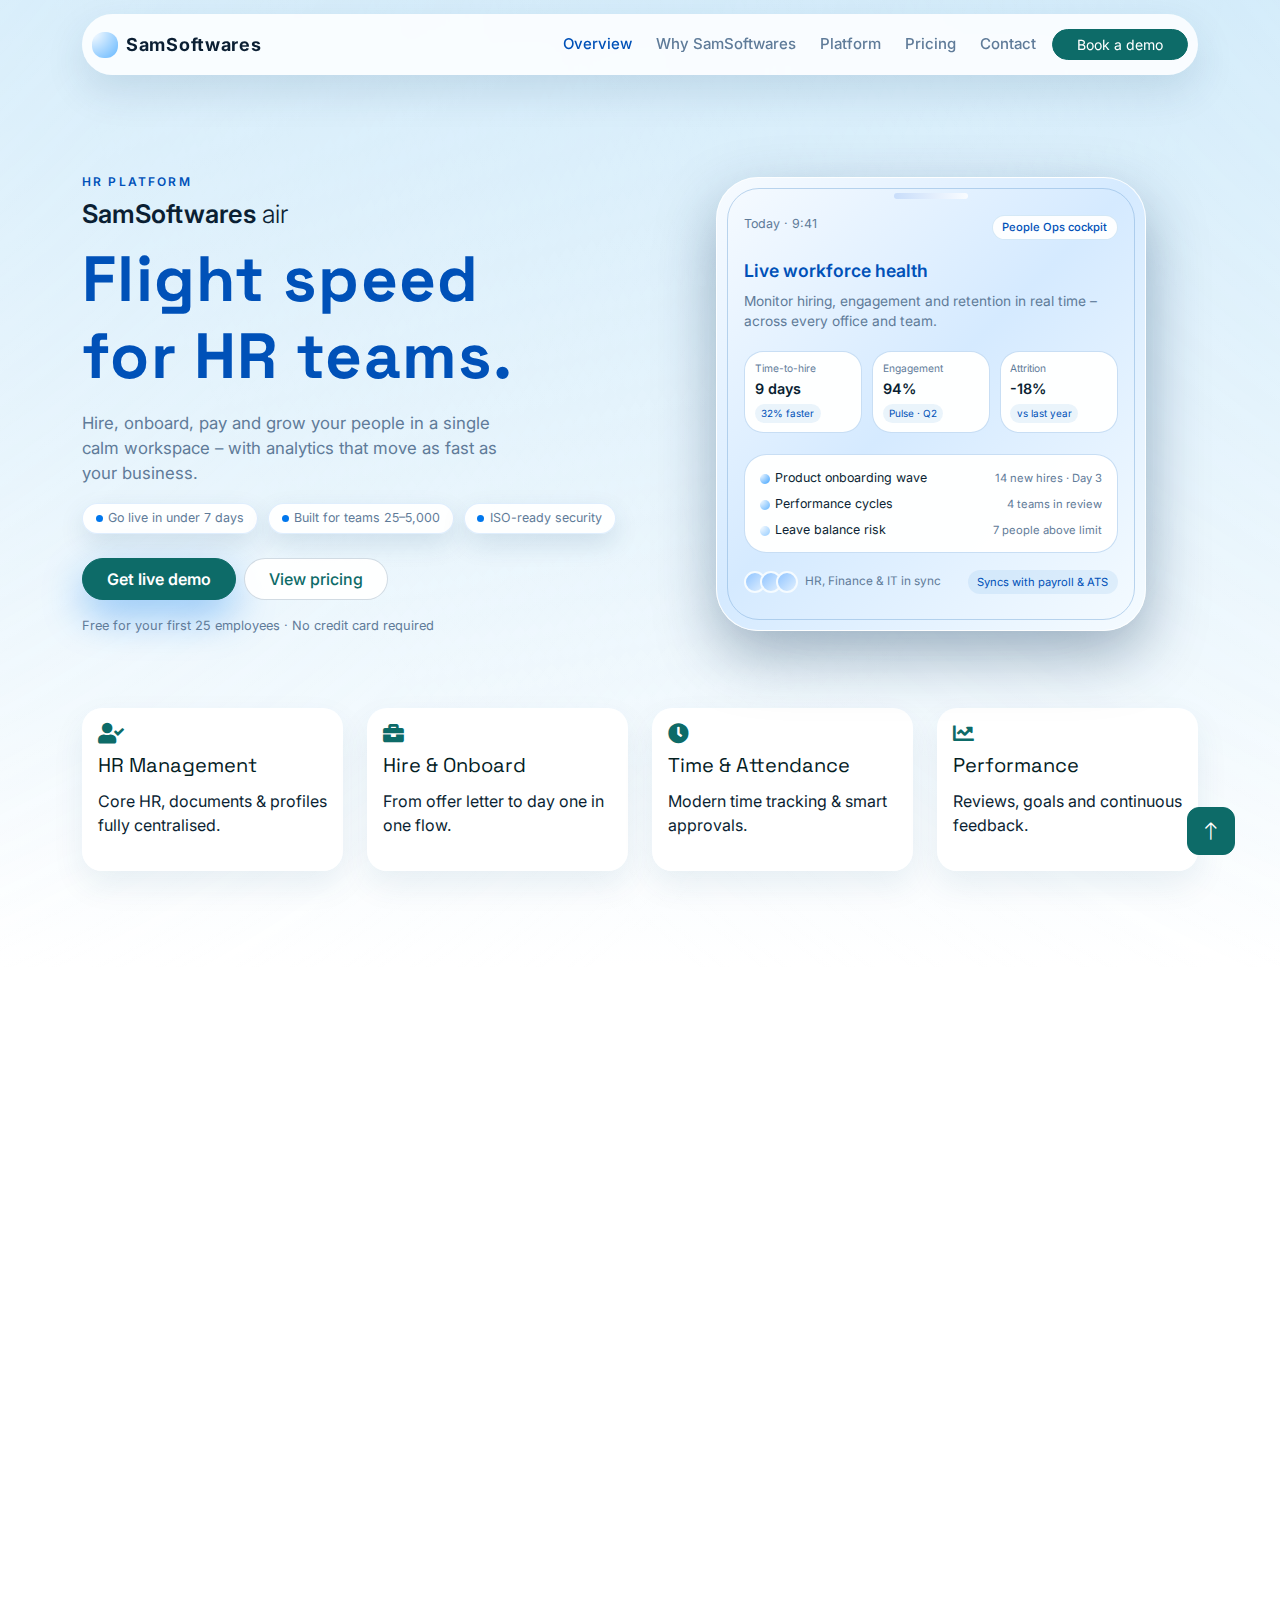
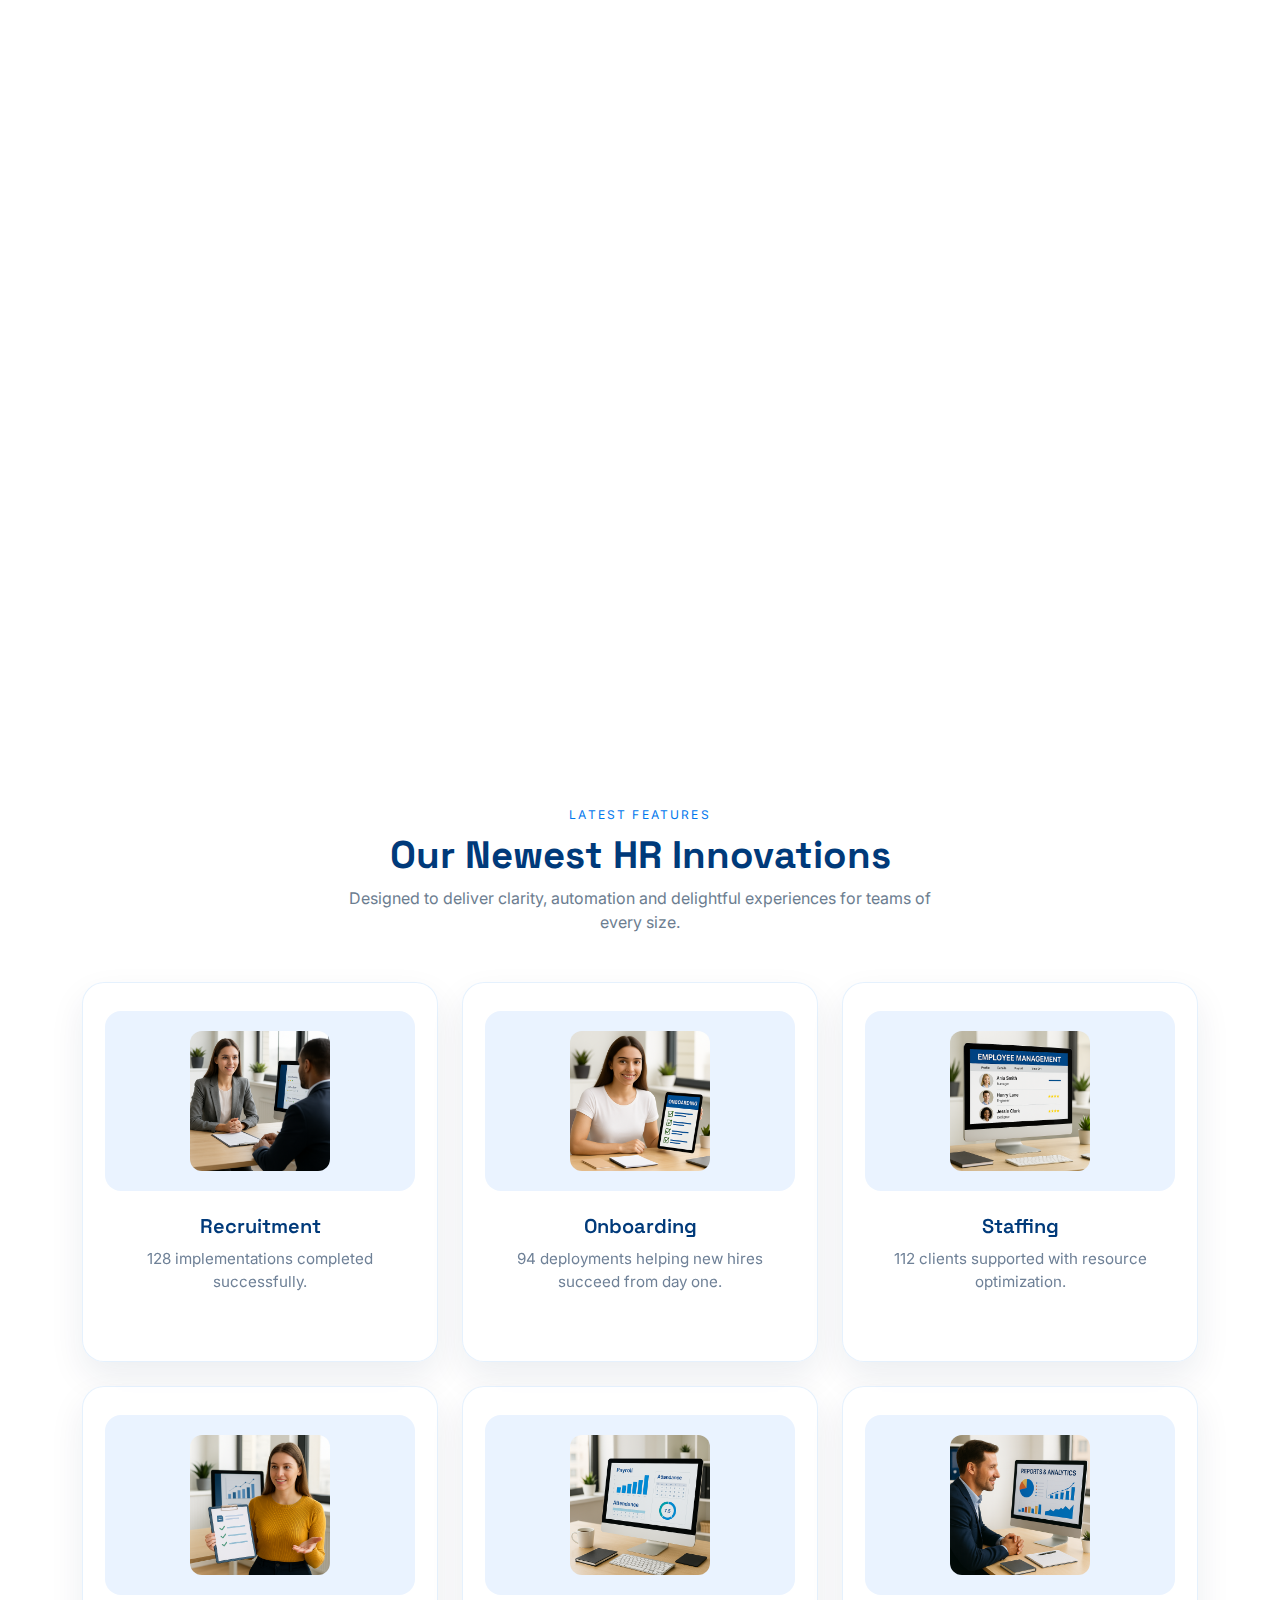
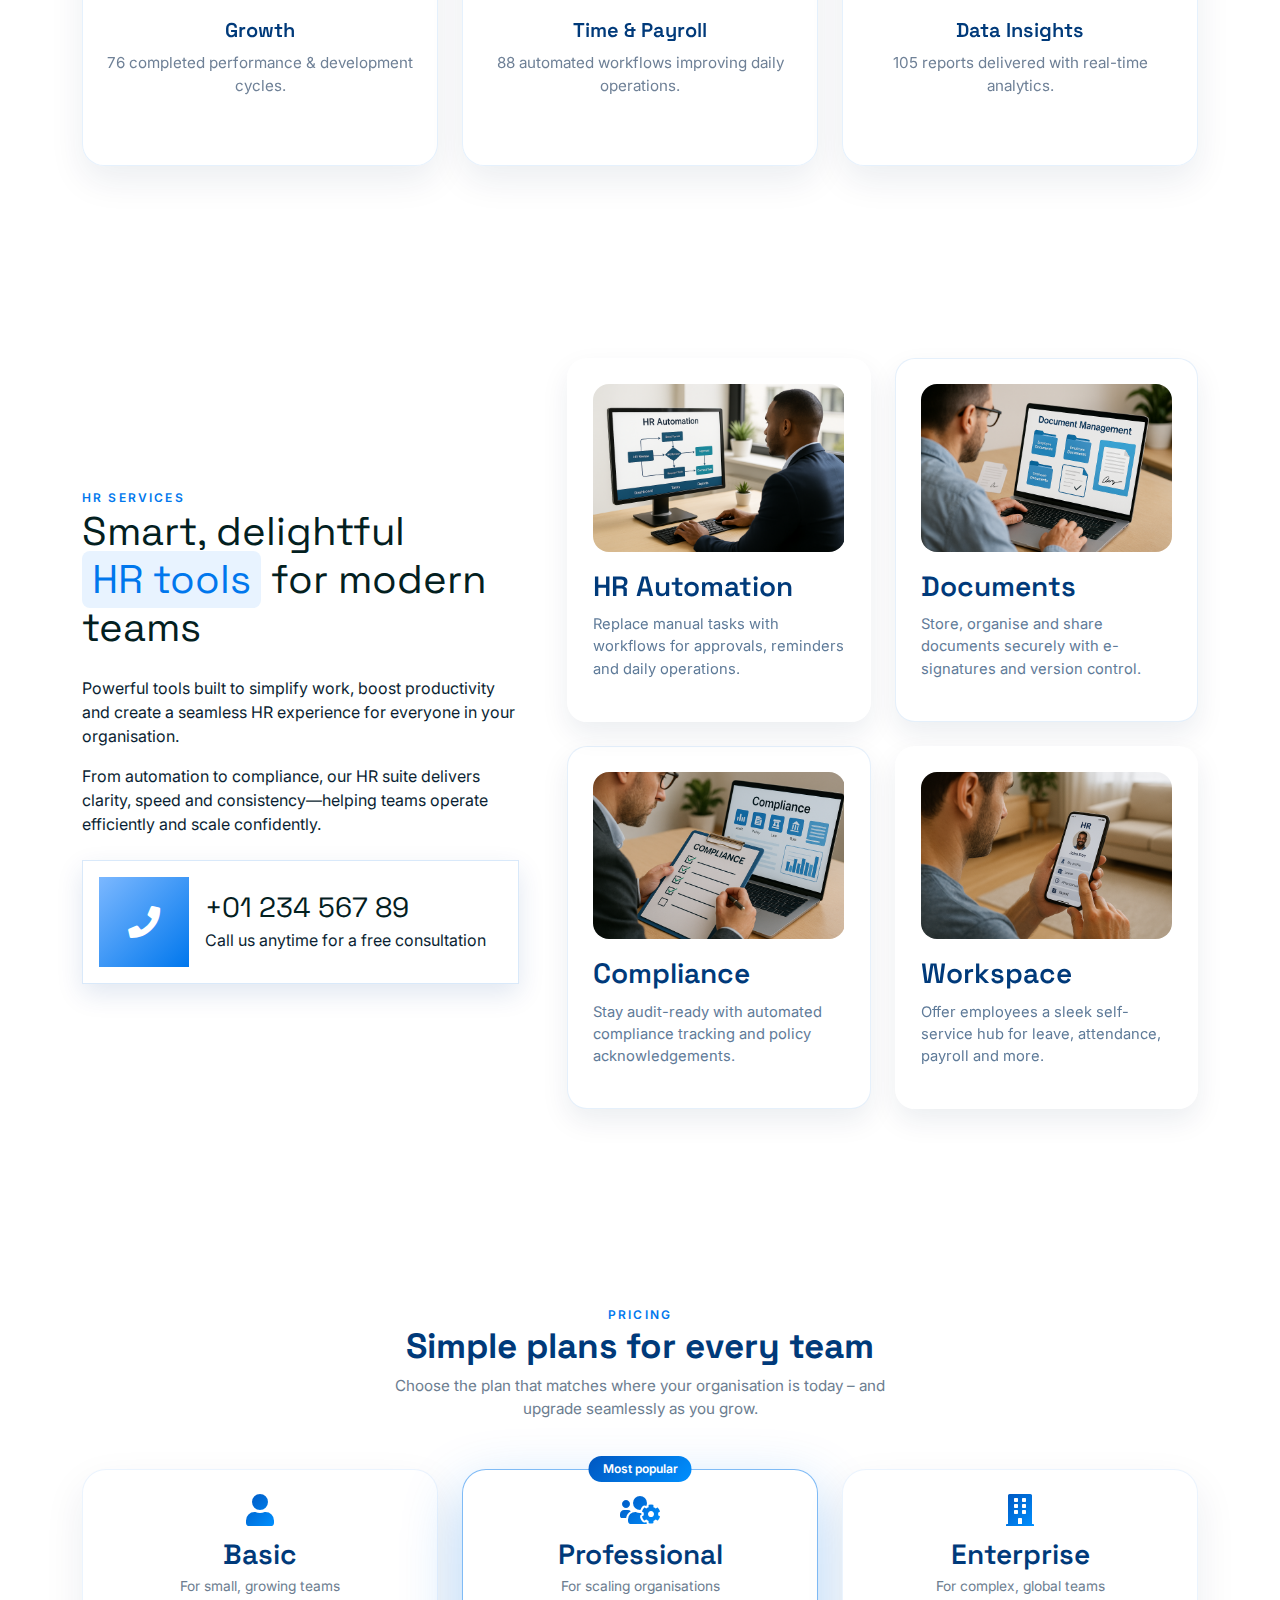
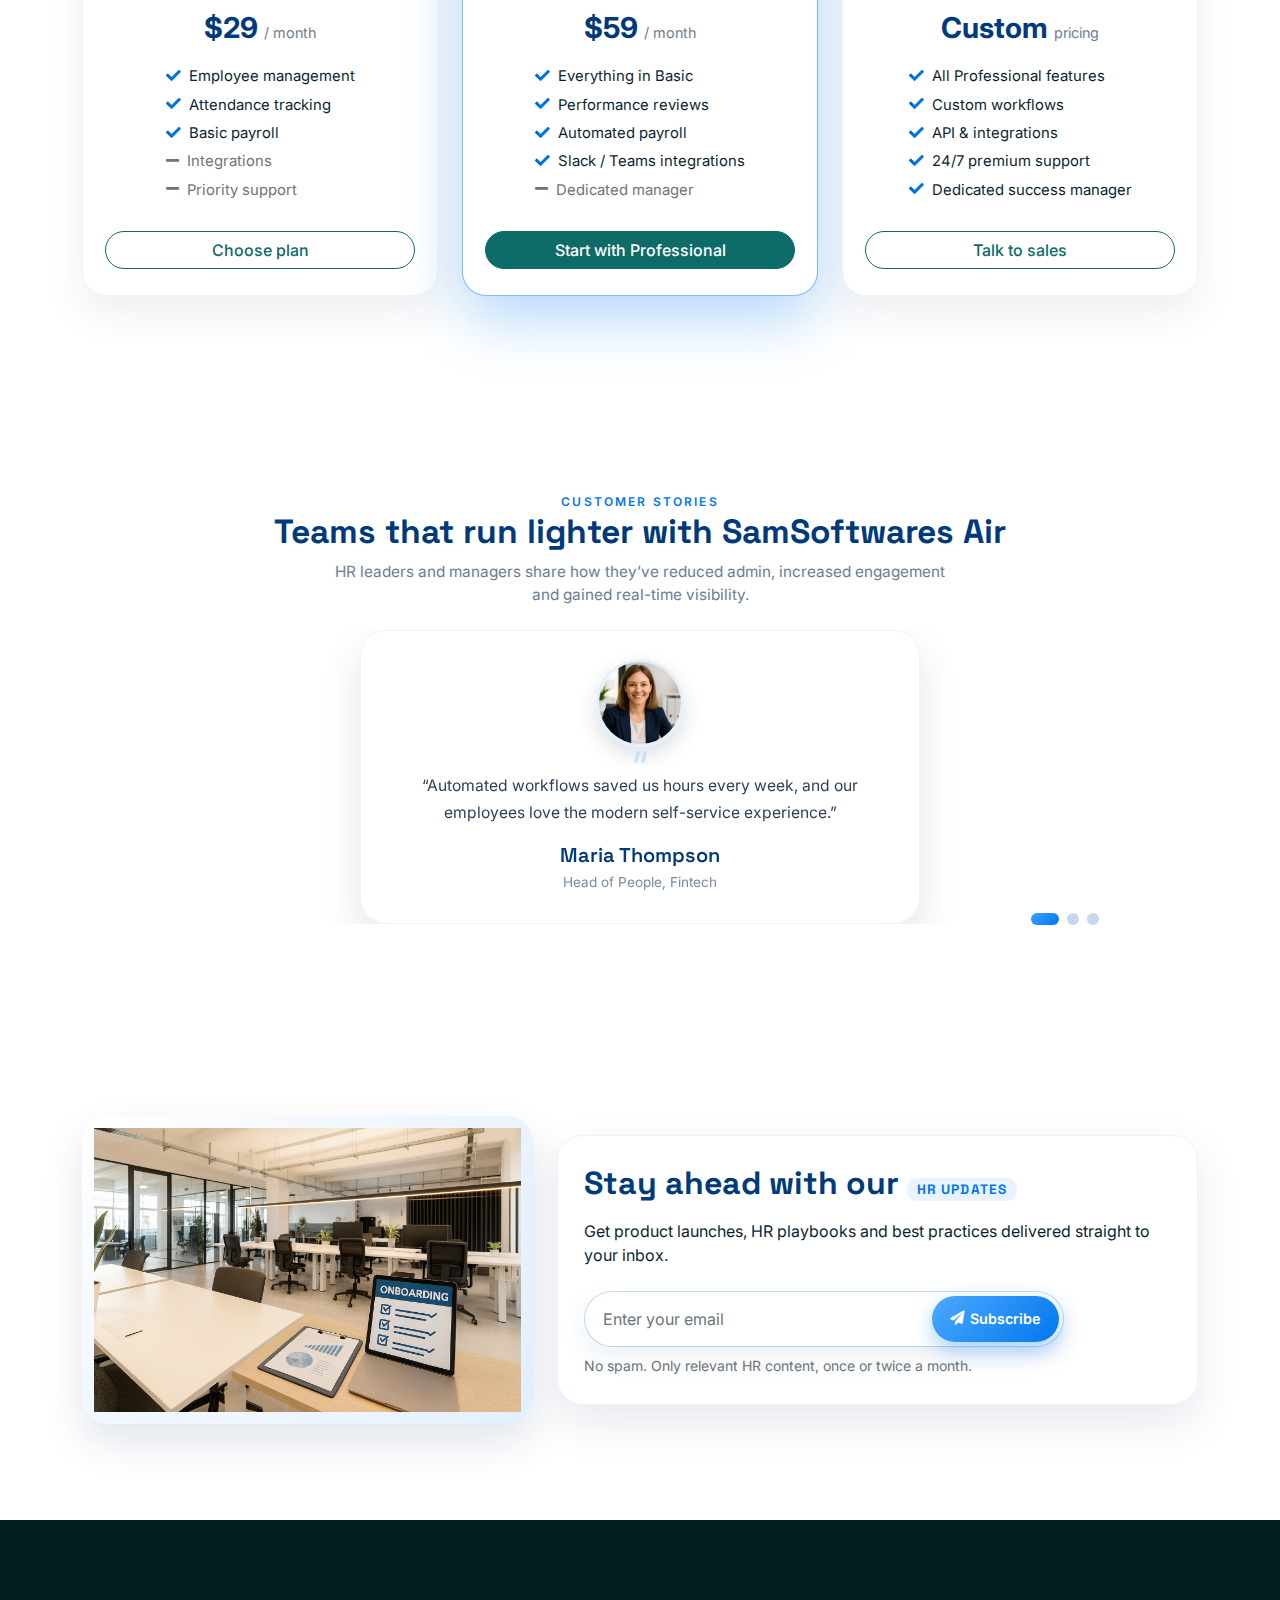
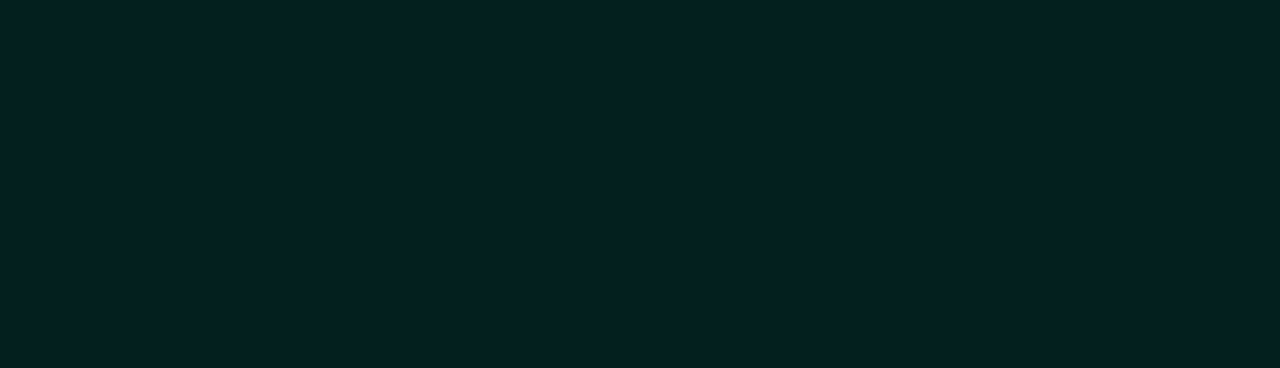
<file: index.html>
<!DOCTYPE html>
<html lang="en">

<head>
    <meta charset="utf-8">
    <title>SamSoftwares – Flight Speed HR Platform</title>
    <meta content="width=device-width, initial-scale=1.0" name="viewport">
    <meta content="HR Software, Human Resource Management, Payroll, Onboarding" name="keywords">
    <meta content="SamSoftwares is an all-in-one HR platform for modern teams." name="description">

    <!-- Favicon -->
    <link href="img/favicon.ico" rel="icon">

    <!-- Google Web Fonts -->
    <link rel="preconnect" href="https://fonts.googleapis.com">
    <link rel="preconnect" href="https://fonts.gstatic.com" crossorigin>
    <!-- Inter for Apple-like feel + Space Grotesk for headings -->
    <link
        href="https://fonts.googleapis.com/css2?family=Inter:wght@300;400;500;600;700&family=Space+Grotesk:wght@400;500;600;700&display=swap"
        rel="stylesheet">

    <!-- Icon Font Stylesheet -->
    <link href="https://cdnjs.cloudflare.com/ajax/libs/font-awesome/5.10.0/css/all.min.css" rel="stylesheet">
    <link href="https://cdn.jsdelivr.net/npm/bootstrap-icons@1.4.1/font/bootstrap-icons.css" rel="stylesheet">

    <!-- Libraries Stylesheet -->
    <link href="lib/animate/animate.min.css" rel="stylesheet">
    <link href="lib/owlcarousel/assets/owl.carousel.min.css" rel="stylesheet">

    <!-- Customized Bootstrap Stylesheet -->
    <link href="css/bootstrap.min.css" rel="stylesheet">

    <!-- Template Stylesheet (custom theme) -->
    <link href="css/style.css" rel="stylesheet">
</head>

<body>
    <!-- Spinner Start -->
    <div id="spinner"
        class="show bg-white position-fixed translate-middle w-100 vh-100 top-50 start-50 d-flex align-items-center justify-content-center">
        <div class="spinner-grow text-primary" style="width: 3rem; height: 3rem;" role="status">
            <span class="sr-only">Loading...</span>
        </div>
    </div>
    <!-- Spinner End -->


    <!-- Navbar Start -->
    <div class="container-fluid sticky-top apple-nav-wrapper">
        <div class="container">
            <nav class="navbar navbar-expand-lg navbar-light apple-navbar">
                <a href="index.html" class="navbar-brand d-flex align-items-center">
                    <span class="brand-icon me-2"></span>
                    <span class="brand-text">SamSoftwares 
                        <!-- <span class="brand-text-light">air</span></span> -->
                </a>
                <button type="button" class="navbar-toggler ms-auto me-0" data-bs-toggle="collapse"
                    data-bs-target="#navbarCollapse">
                    <span class="navbar-toggler-icon"></span>
                </button>
                <div class="collapse navbar-collapse" id="navbarCollapse">
                    <div class="navbar-nav ms-auto align-items-lg-center">
                        <a href="#hero" class="nav-item nav-link active">Overview</a>
                        <a href="#features" class="nav-item nav-link">Why SamSoftwares</a>
                        <a href="#services" class="nav-item nav-link">Platform</a>
                        <a href="#pricing" class="nav-item nav-link">Pricing</a>
                        <a href="#contact" class="nav-item nav-link d-none d-lg-inline-flex">Contact</a>
                        <a href="#demo" class="btn btn-sm btn-primary rounded-pill ms-lg-3 mt-2 mt-lg-0 px-4">
                            Book a demo
                        </a>
                    </div>
                </div>
            </nav>
        </div>
    </div>
    <!-- Navbar End -->


    <!-- Hero Start -->
    <div id="hero" class="container-fluid pb-5 hero-header apple-hero">
        <div class="container py-5">
            <div class="row g-5 align-items-center mb-5">
                <!-- Left side text -->
                <div class="col-lg-6">
                    <div class="hero-kicker">HR platform</div>
                    <div class="hero-logo">SamSoftwares <span>air</span></div>
                    <h1 class="hero-title mb-3">
                        Flight speed<br>for HR teams.
                    </h1>
                    <p class="hero-subtitle mb-3">
                        Hire, onboard, pay and grow your people in a single calm workspace – with analytics that move as
                        fast as your business.
                    </p>

                    <div class="hero-badges mb-4">
                        <div class="hero-badge">
                            <span class="hero-badge-dot"></span>
                            Go live in under 7 days
                        </div>
                        <div class="hero-badge">
                            <span class="hero-badge-dot"></span>
                            Built for teams 25–5,000
                        </div>
                        <div class="hero-badge">
                            <span class="hero-badge-dot"></span>
                            ISO-ready security
                        </div>
                    </div>

                    <div class="d-flex flex-wrap align-items-center gap-2">
                        <a href="#demo" class="btn btn-primary btn-apple-cta rounded-pill px-4 py-2">
                            Get live demo
                        </a>
                        <a href="#pricing" class="btn btn-outline-primary btn-apple-ghost rounded-pill px-4 py-2">
                            View pricing
                        </a>
                    </div>
                    <p class="hero-note mt-3 mb-0">
                        Free for your first 25 employees · No credit card required
                    </p>
                </div>

                <!-- Right side “device” card -->
                <div class="col-lg-6">
                    <div class="device-frame">
                        <div class="device-pill"></div>
                        <div class="device">
                            <div class="device-edge"></div>
                            <div class="device-notch"></div>

                            <div class="device-header">
                                <span class="device-header-meta">Today · 9:41</span>
                                <span class="device-badge">People Ops cockpit</span>
                            </div>

                            <div class="device-title">Live workforce health</div>
                            <div class="device-subtitle">
                                Monitor hiring, engagement and retention in real time – across every office and team.
                            </div>

                            <div class="device-metrics">
                                <div class="metric-card">
                                    <div class="metric-label">Time-to-hire</div>
                                    <div class="metric-value">9 days</div>
                                    <span class="metric-chip">32% faster</span>
                                </div>
                                <div class="metric-card">
                                    <div class="metric-label">Engagement</div>
                                    <div class="metric-value">94%</div>
                                    <span class="metric-chip">Pulse · Q2</span>
                                </div>
                                <div class="metric-card">
                                    <div class="metric-label">Attrition</div>
                                    <div class="metric-value">-18%</div>
                                    <span class="metric-chip">vs last year</span>
                                </div>
                            </div>

                            <div class="device-timeline">
                                <div class="timeline-row">
                                    <div class="timeline-label">
                                        <span class="timeline-dot"></span>
                                        Product onboarding wave
                                    </div>
                                    <div class="timeline-meta">14 new hires · Day 3</div>
                                </div>
                                <div class="timeline-row">
                                    <div class="timeline-label">
                                        <span class="timeline-dot timeline-dot-soft"></span>
                                        Performance cycles
                                    </div>
                                    <div class="timeline-meta">4 teams in review</div>
                                </div>
                                <div class="timeline-row">
                                    <div class="timeline-label">
                                        <span class="timeline-dot timeline-dot-faint"></span>
                                        Leave balance risk
                                    </div>
                                    <div class="timeline-meta">7 people above limit</div>
                                </div>
                            </div>

                            <div class="device-footer">
                                <div class="avatar-group">
                                    <div class="avatar"></div>
                                    <div class="avatar"></div>
                                    <div class="avatar"></div>
                                    <span class="avatar-label">HR, Finance & IT in sync</span>
                                </div>
                                <span class="device-footer-pill">
                                    Syncs with payroll & ATS
                                </span>
                            </div>
                        </div>
                    </div>
                </div>
            </div>

            <!-- Short capability strip -->
            <div class="row g-4 hero-cap-strip">
                <div class="col-md-6 col-lg-3">
                    <div class="hero-cap-item">
                        <i class="fa fa-user-check text-primary"></i>
                        <h5>HR Management</h5>
                        <p>Core HR, documents & profiles fully centralised.</p>
                    </div>
                </div>
                <div class="col-md-6 col-lg-3">
                    <div class="hero-cap-item">
                        <i class="fa fa-briefcase text-primary"></i>
                        <h5>Hire & Onboard</h5>
                        <p>From offer letter to day one in one flow.</p>
                    </div>
                </div>
                <div class="col-md-6 col-lg-3">
                    <div class="hero-cap-item">
                        <i class="fa fa-clock text-primary"></i>
                        <h5>Time & Attendance</h5>
                        <p>Modern time tracking & smart approvals.</p>
                    </div>
                </div>
                <div class="col-md-6 col-lg-3">
                    <div class="hero-cap-item">
                        <i class="fa fa-chart-line text-primary"></i>
                        <h5>Performance</h5>
                        <p>Reviews, goals and continuous feedback.</p>
                    </div>
                </div>
            </div>
        </div>
    </div>
    <!-- Hero End -->


    <!-- About Start -->
    <!-- About / Story Start -->
    <div id="about" class="container-fluid py-5 about-section">
        <div class="container">
            <div class="row g-5 align-items-center">
                <!-- Text first on desktop -->
                <div class="col-lg-6 wow fadeIn" data-wow-delay="0.1s">
                    <span class="about-kicker">Our story</span>
                    <h1 class="mb-3">
                        The <span class="text-primary">HR engine</span> behind modern teams.
                    </h1>
                    <p class="mb-3">
                        We’ve spent years simplifying HR operations and helping companies build stronger teams.
                        Our mission is to modernise the employee experience and bring clarity to everyday HR workflows.
                    </p>
                    <p class="mb-4">
                        From recruitment to engagement, SamSoftwares empowers growing organisations with automation,
                        insights and a delightful experience for every employee.
                    </p>

                    <div class="row g-3 mb-4">
                        <div class="col-sm-6">
                            <div class="about-point">
                                <i class="fa fa-check about-point-icon"></i>
                                <div>
                                    <h6 class="mb-1">Trusted by leading companies</h6>
                                    <small class="text-muted">Across industries and regions</small>
                                </div>
                            </div>
                        </div>
                        <div class="col-sm-6">
                            <div class="about-point">
                                <i class="fa fa-check about-point-icon"></i>
                                <div>
                                    <h6 class="mb-1">Expert HR success team</h6>
                                    <small class="text-muted">Implementation in days, not months</small>
                                </div>
                            </div>
                        </div>
                    </div>

                    <div class="about-stats d-flex flex-wrap gap-3">
                        <div class="about-stat-pill">
                            <span class="about-stat-label">Customer satisfaction</span>
                            <span class="about-stat-value">97%</span>
                        </div>
                        <div class="about-stat-pill">
                            <span class="about-stat-label">HR time saved</span>
                            <span class="about-stat-value">40%</span>
                        </div>
                    </div>

                    <div class="d-flex align-items-center mt-4">
                        <a class="btn btn-primary rounded-pill px-4 me-2" href="#demo">Read our story</a>
                        <a class="btn btn-outline-primary btn-square border-2 me-2" href="#"><i
                                class="fab fa-facebook-f"></i></a>
                        <a class="btn btn-outline-primary btn-square border-2 me-2" href="#"><i
                                class="fab fa-twitter"></i></a>
                        <a class="btn btn-outline-primary btn-square border-2 me-2" href="#"><i
                                class="fab fa-instagram"></i></a>
                        <a class="btn btn-outline-primary btn-square border-2" href="#"><i
                                class="fab fa-linkedin-in"></i></a>
                    </div>
                </div>

                <!-- Images on the right -->
                <div class="col-lg-6 wow fadeIn" data-wow-delay="0.3s">
                    <div class="row g-3 about-media">
                        <div class="col-6">
                            <div class="about-image-card shadow-soft rounded-4 overflow-hidden">
                                <img class="img-fluid" src="img/ChatGPT Image Nov 29, 2025, 11_58_23 AM.png" alt="">
                            </div>
                        </div>
                        <div class="col-6 d-flex flex-column">
                            <div class="about-image-card shadow-soft rounded-4 overflow-hidden mb-3 flex-grow-1">
                                <img class="img-fluid h-100 w-100 object-fit-cover"
                                    src="img/ChatGPT Image Nov 29, 2025, 01_57_33 PM.png" alt="">
                            </div>
                            <!-- BLUE highlight instead of green -->
                            <div
                                class="about-pill d-flex align-items-center text-center px-4 py-3 rounded-4 shadow-soft">
                                <h4 class="text-white lh-base mb-0">
                                    Your HR partner<br>for growth &amp; clarity.
                                </h4>
                            </div>

                        </div>
                    </div>
                </div>
            </div>
        </div>
    </div>
<!-- About / Story End -->

    <!-- About End -->


    <!-- Feature Start -->
    <div id="features" class="container-fluid py-5 bg-soft">
        <div class="container">
            <div class="text-center wow fadeIn" data-wow-delay="0.1s">
                <div class="section-kicker">Why teams choose us</div>
                <h1 class="mb-3">Everything HR needs in one calm view.</h1>
                <p class="text-muted mb-5">
                    From the first offer letter to every promotion, SamSoftwares keeps every touchpoint aligned,
                    automated and auditable.
                </p>
            </div>
            <div class="row g-4 align-items-stretch text-center">
                <div class="col-md-6 col-lg-4 wow fadeIn" data-wow-delay="0.1s">
                    <div class="feature-card h-100">
                        <div class="feature-icon">✈️</div>
                        <h4>Streamlined recruitment</h4>
                        <p>Simplify hiring with collaborative pipelines, automated emails and smart screening.</p>
                        <span class="feature-tag">From requisition to offer</span>
                    </div>
                </div>
                <div class="col-md-6 col-lg-4 wow fadeIn" data-wow-delay="0.3s">
                    <div class="feature-card h-100">
                        <div class="feature-icon">📁</div>
                        <h4>Centralised employee data</h4>
                        <p>All employee information organised, secure and searchable in one place.</p>
                        <span class="feature-tag">Single source of truth</span>
                    </div>
                </div>
                <div class="col-md-6 col-lg-4 wow fadeIn" data-wow-delay="0.5s">
                    <div class="feature-card h-100">
                        <div class="feature-icon">🤖</div>
                        <h4>Automated HR processes</h4>
                        <p>Onboarding, approvals, reminders and compliance checks handled for you.</p>
                        <span class="feature-tag">Workflows without spreadsheets</span>
                    </div>
                </div>
                <div class="col-md-6 col-lg-4 wow fadeIn" data-wow-delay="0.1s">
                    <div class="feature-card h-100">
                        <div class="feature-icon">💬</div>
                        <h4>Employee engagement</h4>
                        <p>Pulse surveys, check-ins and recognition tools built into everyday work.</p>
                        <span class="feature-tag">Happier teams</span>
                    </div>
                </div>
                <div class="col-md-6 col-lg-4 wow fadeIn" data-wow-delay="0.3s">
                    <div class="feature-card h-100">
                        <div class="feature-icon">📊</div>
                        <h4>Data-driven insights</h4>
                        <p>Real-time dashboards for headcount, diversity, attrition and more.</p>
                        <span class="feature-tag">C-suite ready</span>
                    </div>
                </div>
                <div class="col-md-6 col-lg-4 wow fadeIn" data-wow-delay="0.5s">
                    <div class="feature-card h-100">
                        <div class="feature-icon">📈</div>
                        <h4>Scales with you</h4>
                        <p>From fast-growing startups to global teams, Air grows with your org.</p>
                        <span class="feature-tag">50–5,000 employees</span>
                    </div>
                </div>
            </div>
        </div>
    </div>
    <!-- Feature End -->


    <!-- Project / Solutions Start -->
   <!-- Innovations / Solutions Section -->
    <!-- Innovations Section – Modern Apple Style -->
    <section class="innovations-section py-5">
        <div class="container py-5">

            <!-- Section Header -->
            <div class="text-center mb-5">
                <span class="innovations-kicker">Latest Features</span>
                <h2 class="innovations-title">Our Newest HR Innovations</h2>
                <p class="innovations-subtitle">
                    Designed to deliver clarity, automation and delightful experiences for teams of every size.
                </p>
            </div>

            <!-- Grid -->
            <div class="row g-4">

                <!-- Card 1 -->
                <div class="col-md-6 col-lg-4">
                    <div class="innovation-tile">
                        <div class="tile-icon">
                            <img src="img/innovations-1.png" alt="">
                        </div>
                        <h4>Recruitment</h4>
                        <p>128 implementations completed successfully.</p>
                    </div>
                </div>

                <!-- Card 2 -->
                <div class="col-md-6 col-lg-4">
                    <div class="innovation-tile">
                        <div class="tile-icon">
                            <img src="img/innovations-2-3.png" alt="">
                        </div>
                        <h4>Onboarding</h4>
                        <p>94 deployments helping new hires succeed from day one.</p>
                    </div>
                </div>

                <!-- Card 3 -->
                <div class="col-md-6 col-lg-4">
                    <div class="innovation-tile">
                        <div class="tile-icon">
                            <img src="img/innovations-3-2.png" alt="">
                        </div>
                        <h4>Staffing</h4>
                        <p>112 clients supported with resource optimization.</p>
                    </div>
                </div>

                <!-- Card 4 -->
                <div class="col-md-6 col-lg-4">
                    <div class="innovation-tile">
                        <div class="tile-icon">
                            <img src="img/innovations-4.png" alt="">
                        </div>
                        <h4>Growth</h4>
                        <p>76 completed performance & development cycles.</p>
                    </div>
                </div>

                <!-- Card 5 -->
                <div class="col-md-6 col-lg-4">
                    <div class="innovation-tile">
                        <div class="tile-icon">
                            <img src="img/innovations-5-1.png" alt="">
                        </div>
                        <h4>Time & Payroll</h4>
                        <p>88 automated workflows improving daily operations.</p>
                    </div>
                </div>

                <!-- Card 6 -->
                <div class="col-md-6 col-lg-4">
                    <div class="innovation-tile">
                        <div class="tile-icon">
                            <img src="img/innovations-6-2.png" alt="">
                        </div>
                        <h4>Data Insights</h4>
                        <p>105 reports delivered with real-time analytics.</p>
                    </div>
                </div>

            </div>

        </div>
    </section>



    <!-- Service Start -->
    <!-- Services Section – Apple Style -->
    <section id="services" class="services-section py-5">
        <div class="container py-5">
            <div class="row g-5 align-items-center">

                <!-- Left Text Content -->
                <div class="col-lg-5">
                    <span class="services-kicker">HR Services</span>
                    <h1 class="mb-4">
                        Smart, delightful <br>
                        <span class="highlight-tag">HR tools</span> for modern teams
                    </h1>
                    <p>
                        Powerful tools built to simplify work, boost productivity and create a seamless HR experience
                        for everyone in your organisation.
                    </p>
                    <p class="mb-4">
                        From automation to compliance, our HR suite delivers clarity, speed and consistency—helping
                        teams operate efficiently and scale confidently.
                    </p>

                    <!-- Contact Bar -->
                    <div class="contact-bar d-flex align-items-center p-3 rounded-4">
                        <div class="contact-icon d-flex align-items-center justify-content-center rounded-4">
                            <i class="fa fa-phone fa-2x text-white"></i>
                        </div>
                        <div class="ms-3">
                            <h3 class="mb-1">+01 234 567 89</h3>
                            <span>Call us anytime for a free consultation</span>
                        </div>
                    </div>
                </div>

                <!-- Right Grid Items -->
                <div class="col-lg-7">
                    <div class="row g-4">

                        <!-- Card 1 -->
                        <div class="col-md-6">
                            <div class="service-card glass">
                                <div class="service-image">
                                    <img src="img/ServiceHR - 1.png" alt="" class="img-fluid rounded-4">
                                </div>
                                <h3>HR Automation</h3>
                                <p>
                                    Replace manual tasks with workflows for approvals, reminders and daily operations.
                                </p>
                            </div>
                        </div>

                        <!-- Card 2 -->
                        <div class="col-md-6">
                            <div class="service-card">
                                <div class="service-image">
                                    <img src="img/ServiceHR - 2.png" alt="" class="img-fluid rounded-4">
                                </div>
                                <h3>Documents</h3>
                                <p>
                                    Store, organise and share documents securely with e-signatures and version control.
                                </p>
                            </div>
                        </div>

                        <!-- Card 3 -->
                        <div class="col-md-6">
                            <div class="service-card">
                                <div class="service-image">
                                    <img src="img/ServiceHR - 3.png" alt="" class="img-fluid rounded-4">
                                </div>
                                <h3>Compliance</h3>
                                <p>
                                    Stay audit-ready with automated compliance tracking and policy acknowledgements.
                                </p>
                            </div>
                        </div>

                        <!-- Card 4 -->
                        <div class="col-md-6">
                            <div class="service-card glass">
                                <div class="service-image">
                                    <img src="img/ServiceHR - 4.png" alt="" class="img-fluid rounded-4">
                                </div>
                                <h3>Workspace</h3>
                                <p>
                                    Offer employees a sleek self-service hub for leave, attendance, payroll and more.
                                </p>
                            </div>
                        </div>

                    </div>
                </div>

            </div>
        </div>
    </section>

    <!-- Service End -->


    <!-- Pricing Start -->
    <!-- Pricing Section – Apple Style -->
    <section id="pricing" class="container-fluid pricing-section py-5">
        <div class="container py-5">
            <div class="text-center mb-5">
                <span class="pricing-kicker">Pricing</span>
                <h2 class="pricing-title mb-2">
                    Simple plans for every team
                </h2>
                <p class="pricing-subtitle">
                    Choose the plan that matches where your organisation is today –
                    and upgrade seamlessly as you grow.
                </p>
            </div>

            <div class="row g-4">

                <!-- Basic Plan -->
                <div class="col-md-6 col-lg-4">
                    <div class="pricing-plan h-100">
                        <div class="pricing-header">
                            <i class="fa fa-user fa-2x"></i>
                            <h3>Basic</h3>
                            <p class="pricing-tagline">For small, growing teams</p>
                            <p class="pricing-price">
                                $29 <span>/ month</span>
                            </p>
                        </div>
                        <ul class="pricing-features list-unstyled mt-3 mb-4">
                            <li><i class="fa fa-check pricing-check"></i>Employee management</li>
                            <li><i class="fa fa-check pricing-check"></i>Attendance tracking</li>
                            <li><i class="fa fa-check pricing-check"></i>Basic payroll</li>
                            <li class="text-muted"><i class="fa fa-minus me-2"></i>Integrations</li>
                            <li class="text-muted"><i class="fa fa-minus me-2"></i>Priority support</li>
                        </ul>
                        <a href="#demo" class="btn btn-outline-primary rounded-pill w-100">
                            Choose plan
                        </a>
                    </div>
                </div>

                <!-- Professional Plan (Featured) -->
                <div class="col-md-6 col-lg-4">
                    <div class="pricing-plan pricing-plan-featured h-100">
                        <div class="pricing-label">Most popular</div>
                        <div class="pricing-header">
                            <i class="fa fa-users-cog fa-2x"></i>
                            <h3>Professional</h3>
                            <p class="pricing-tagline">For scaling organisations</p>
                            <p class="pricing-price">
                                $59 <span>/ month</span>
                            </p>
                        </div>
                        <ul class="pricing-features list-unstyled mt-3 mb-4">
                            <li><i class="fa fa-check pricing-check"></i>Everything in Basic</li>
                            <li><i class="fa fa-check pricing-check"></i>Performance reviews</li>
                            <li><i class="fa fa-check pricing-check"></i>Automated payroll</li>
                            <li><i class="fa fa-check pricing-check"></i>Slack / Teams integrations</li>
                            <li class="text-muted"><i class="fa fa-minus me-2"></i>Dedicated manager</li>
                        </ul>
                        <a href="#demo" class="btn btn-primary rounded-pill w-100">
                            Start with Professional
                        </a>
                    </div>
                </div>

                <!-- Enterprise Plan -->
                <div class="col-md-6 col-lg-4">
                    <div class="pricing-plan h-100">
                        <div class="pricing-header">
                            <i class="fa fa-building fa-2x"></i>
                            <h3>Enterprise</h3>
                            <p class="pricing-tagline">For complex, global teams</p>
                            <p class="pricing-price">
                                Custom <span>pricing</span>
                            </p>
                        </div>
                        <ul class="pricing-features list-unstyled mt-3 mb-4">
                            <li><i class="fa fa-check pricing-check"></i>All Professional features</li>
                            <li><i class="fa fa-check pricing-check"></i>Custom workflows</li>
                            <li><i class="fa fa-check pricing-check"></i>API & integrations</li>
                            <li><i class="fa fa-check pricing-check"></i>24/7 premium support</li>
                            <li><i class="fa fa-check pricing-check"></i>Dedicated success manager</li>
                        </ul>
                        <a href="#demo" class="btn btn-outline-primary rounded-pill w-100">
                            Talk to sales
                        </a>
                    </div>
                </div>

            </div>
        </div>
    </section>

    <!-- Pricing End -->


    <!-- Testimonial Start -->
    <!-- Testimonials – Apple Style -->
    <section class="testimonials-section py-5" id="demo">
        <div class="container py-5">
            <div class="row justify-content-center">
                <div class="col-lg-10">

                    <!-- Section header -->
                    <div class="text-center mb-4">
                        <span class="testimonials-kicker">Customer Stories</span>
                        <h2 class="testimonials-title mb-2">
                            Teams that run lighter with SamSoftwares Air
                        </h2>
                        <p class="testimonials-subtitle">
                            HR leaders and managers share how they’ve reduced admin,
                            increased engagement and gained real-time visibility.
                        </p>
                    </div>

                    <!-- Carousel -->
                    <div class="owl-carousel testimonial-carousel">
                        <!-- Slide 1 -->
                        <div class="testimonial-card">
                            <div class="testimonial-avatar">
                                <img src="img/Testimonials-1.png" alt="Maria Thompson">
                            </div>
                            <div class="testimonial-body">
                                <p class="testimonial-quote">
                                    “Automated workflows saved us hours every week, and our employees
                                    love the modern self-service experience.”
                                </p>
                                <h5 class="testimonial-name">Maria Thompson</h5>
                                <span class="testimonial-role">Head of People, Fintech</span>
                            </div>
                        </div>

                        <!-- Slide 2 -->
                        <div class="testimonial-card">
                            <div class="testimonial-avatar">
                                <img src="img/Testimonials-2.png" alt="David Chen">
                            </div>
                            <div class="testimonial-body">
                                <p class="testimonial-quote">
                                    “The analytics dashboard gives us instant insight into every part
                                    of the employee lifecycle.”
                                </p>
                                <h5 class="testimonial-name">David Chen</h5>
                                <span class="testimonial-role">VP HR, SaaS Company</span>
                            </div>
                        </div>

                        <!-- Slide 3 -->
                        <div class="testimonial-card">
                            <div class="testimonial-avatar">
                                <img src="img/Testimonials-3.png" alt="Sofia Ramirez">
                            </div>
                            <div class="testimonial-body">
                                <p class="testimonial-quote">
                                    “HR requests dropped by 40% and employee satisfaction
                                    went up significantly within one quarter.”
                                </p>
                                <h5 class="testimonial-name">Sofia Ramirez</h5>
                                <span class="testimonial-role">People Ops Lead, Retail</span>
                            </div>
                        </div>
                    </div>

                </div>
            </div>
        </div>
    </section>

    <!-- Testimonial End -->


    <!-- Newsletter Start -->
    <!-- Newsletter / Contact – Apple Style -->
    <section id="contact" class="newsletter-section py-5">
        <div class="container py-5">
            <div class="row g-4 align-items-center">

                <!-- Illustration -->
                <div class="col-md-5">
                    <div class="newsletter-illustration">
                        <img class="img-fluid" src="img/newsletter.png" alt="HR Newsletter">
                    </div>
                </div>

                <!-- Text + Form -->
                <div class="col-md-7">
                    <div class="newsletter-card">
                        <h2 class="mb-3">
                            Stay ahead with our
                            <span class="newsletter-tag">HR updates</span>
                        </h2>
                        <p class="mb-4">
                            Get product launches, HR playbooks and best practices delivered straight to your inbox.
                        </p>

                        <form class="newsletter-form" action="#" method="post">
                            <div class="position-relative w-100">
                                <input
                                    type="email"
                                    class="form-control newsletter-input"
                                    placeholder="Enter your email"
                                    required
                                >
                                <button type="submit" class="btn newsletter-btn">
                                    <i class="fa fa-paper-plane"></i>
                                    <span>Subscribe</span>
                                </button>
                            </div>
                            <small class="text-muted d-block mt-2">
                                No spam. Only relevant HR content, once or twice a month.
                            </small>
                        </form>
                    </div>
                </div>

            </div>
        </div>
    </section>

    <!-- Newsletter End -->


    <!-- Footer Start -->
    <div class="container-fluid bg-dark text-white-50 footer pt-5">
        <div class="container py-5">
            <div class="row g-5">
                <div class="col-md-6 col-lg-3 wow fadeIn" data-wow-delay="0.1s">
                    <a href="index.html" class="d-inline-block mb-3">
                        <h1 class="text-white">SamSoftwares</h1>
                    </a>
                    <p class="mb-4">
                        SamSoftwares helps HR teams run faster, clearer and more confidently with an
                        all-in-one, people-first platform.
                    </p>
                    <a class="btn btn-primary border-2 px-4 rounded-pill" href="#pricing">View pricing</a>
                </div>
                <div class="col-md-6 col-lg-3 wow fadeIn" data-wow-delay="0.3s">
                    <h5 class="text-white mb-4">Get in touch</h5>
                    <p><i class="fa fa-map-marker-alt me-3"></i>123 Street, New York, USA</p>
                    <p><i class="fa fa-phone-alt me-3"></i>+01 234 567 89</p>
                    <p><i class="fa fa-envelope me-3"></i>hello@samsoftwares.com</p>
                    <div class="d-flex pt-2">
                        <a class="btn btn-outline-primary btn-square border-2 me-2" href=""><i
                                class="fab fa-twitter"></i></a>
                        <a class="btn btn-outline-primary btn-square border-2 me-2" href=""><i
                                class="fab fa-facebook-f"></i></a>
                        <a class="btn btn-outline-primary btn-square border-2 me-2" href=""><i
                                class="fab fa-youtube"></i></a>
                        <a class="btn btn-outline-primary btn-square border-2 me-2" href=""><i
                                class="fab fa-instagram"></i></a>
                        <a class="btn btn-outline-primary btn-square border-2 me-2" href=""><i
                                class="fab fa-linkedin-in"></i></a>
                    </div>
                </div>
                <div class="col-md-6 col-lg-3 wow fadeIn" data-wow-delay="0.5s">
                    <h5 class="text-white mb-4">Company</h5>
                    <a class="btn btn-link" href="#hero">About us</a>
                    <a class="btn btn-link" href="#contact">Contact us</a>
                    <a class="btn btn-link" href="">Privacy policy</a>
                    <a class="btn btn-link" href="">Terms &amp; conditions</a>
                    <a class="btn btn-link" href="">Careers</a>
                </div>
                <div class="col-md-6 col-lg-3 wow fadeIn" data-wow-delay="0.7s">
                    <h5 class="text-white mb-4">Platform</h5>
                    <a class="btn btn-link" href="#services">Recruitment</a>
                    <a class="btn btn-link" href="#services">Onboarding</a>
                    <a class="btn btn-link" href="#services">Employee management</a>
                    <a class="btn btn-link" href="#services">Performance &amp; reviews</a>
                    <a class="btn btn-link" href="#services">Payroll &amp; attendance</a>
                </div>

            </div>
        </div>
        <div class="container wow fadeIn" data-wow-delay="0.1s">
            <div class="copyright">
                <div class="row">
                    <div class="col-md-6 text-center text-md-start mb-3 mb-md-0">
                        &copy; <span id="year"></span> <a class="border-bottom" href="#">SamSoftwares</a>, all rights
                        reserved.
                    </div>
                    <div class="col-md-6 text-center text-md-end">
                        <div class="footer-menu">
                            <a href="#hero">Home</a>
                            <a href="">Cookies</a>
                            <a href="#contact">Help</a>
                            <a href="">FAQs</a>
                        </div>
                    </div>
                </div>
            </div>
        </div>
    </div>
    <!-- Footer End -->


    <!-- Back to Top -->
    <a href="#" class="btn btn-lg btn-primary btn-lg-square back-to-top"><i class="bi bi-arrow-up"></i></a>


    <!-- JavaScript Libraries -->
    <script src="https://ajax.googleapis.com/ajax/libs/jquery/3.6.1/jquery.min.js"></script>
    <script src="https://cdn.jsdelivr.net/npm/bootstrap@5.0.0/dist/js/bootstrap.bundle.min.js"></script>
    <script src="lib/wow/wow.min.js"></script>
    <script src="lib/easing/easing.min.js"></script>
    <script src="lib/waypoints/waypoints.min.js"></script>
    <script src="lib/owlcarousel/owl.carousel.min.js"></script>

    <!-- Template Javascript -->
    <script src="js/main.js"></script>

    <!-- Small inline script for year in footer -->
    <script>
        document.getElementById("year").textContent = new Date().getFullYear();
    </script>
</body>

</html>
</file>
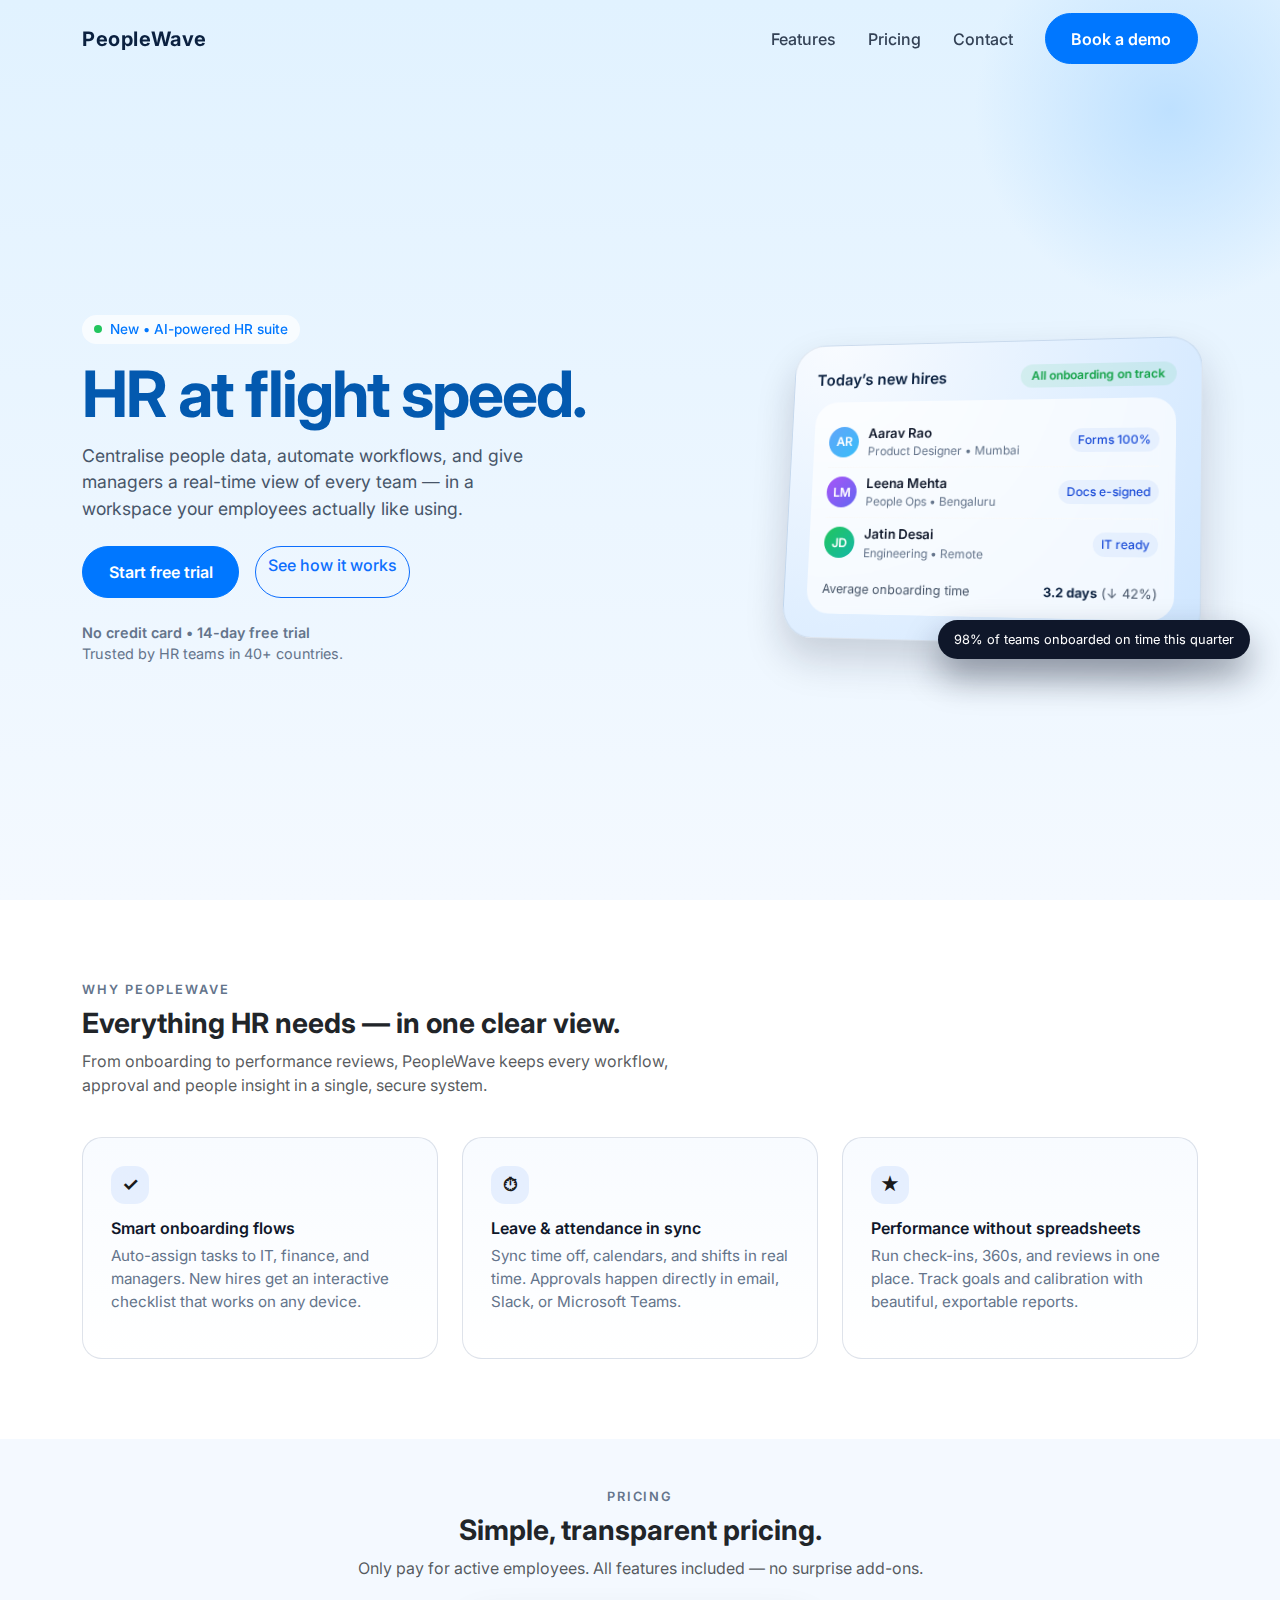
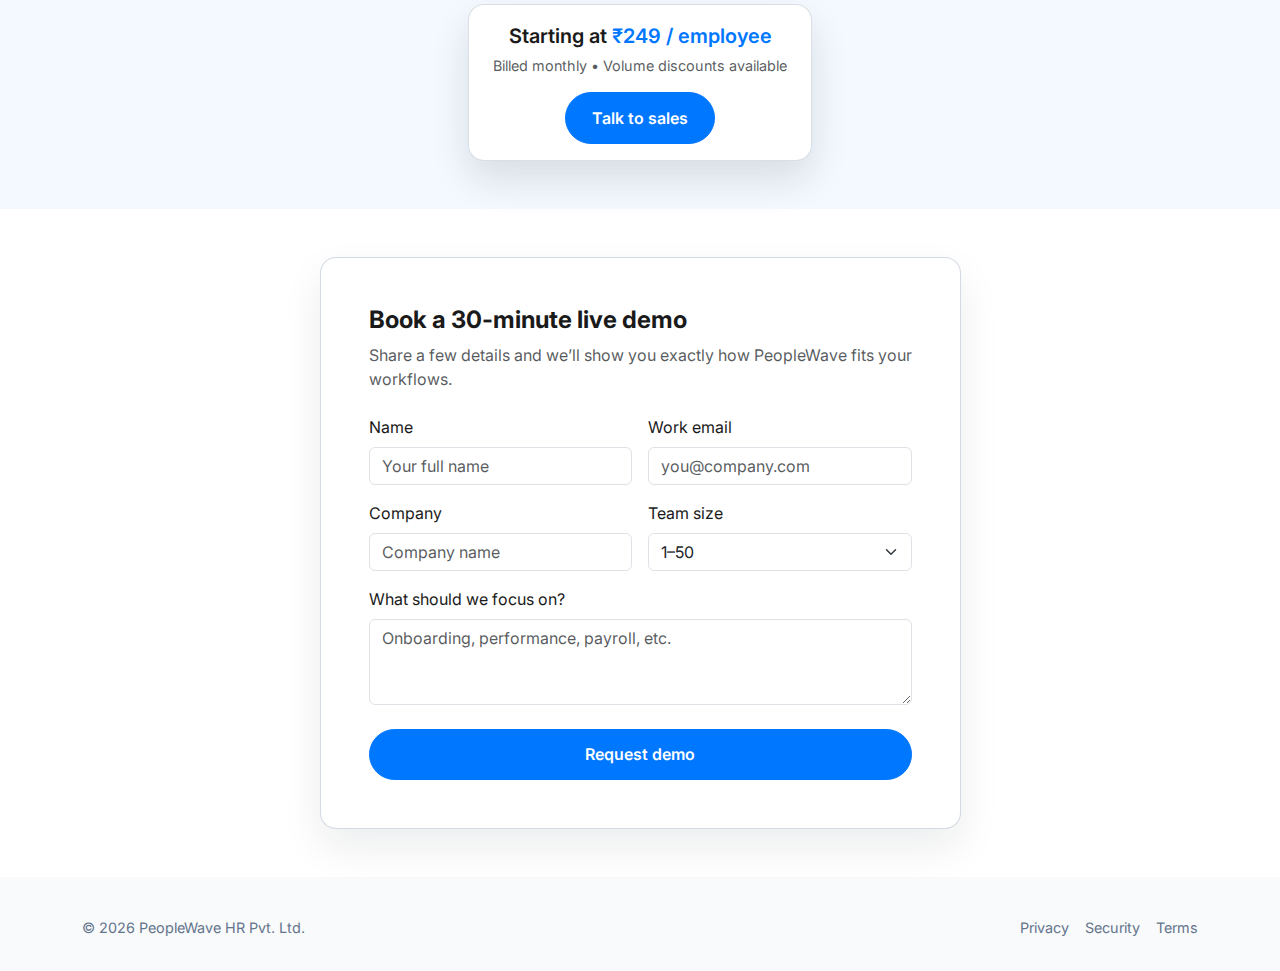
<file: landing.html>
<!DOCTYPE html>
<html lang="en">
<head>
  <meta charset="UTF-8" />
  <title>PeopleWave HR — Effortless HR at Flight Speed</title>
  <meta name="viewport" content="width=device-width, initial-scale=1" />

  <!-- Bootstrap CSS -->
  <link
    href="https://cdn.jsdelivr.net/npm/bootstrap@5.3.3/dist/css/bootstrap.min.css"
    rel="stylesheet"
  />

  <!-- Fonts (optional) -->
  <link rel="preconnect" href="https://fonts.googleapis.com" />
  <link rel="preconnect" href="https://fonts.gstatic.com" crossorigin />
  <link
    href="https://fonts.googleapis.com/css2?family=Inter:wght@300;400;500;600;700&display=swap"
    rel="stylesheet"
  />

  <style>
    :root {
      --primary-bg: #e1f2ff;
      --primary-bg-light: #f4f9ff;
      --primary-text: #0359af;
      --accent: #0077ff;
      --dark: #0b2140;
    }

    * {
      box-sizing: border-box;
    }

    body {
      font-family: "Inter", system-ui, -apple-system, BlinkMacSystemFont,
        "Segoe UI", sans-serif;
      background: #ffffff;
      color: #1a1a1a;
    }

    /* NAVBAR */
    .navbar {
      transition: background-color 0.3s ease, box-shadow 0.3s ease;
      padding: 0.8rem 1rem;
    }

    .navbar-brand {
      font-weight: 700;
      letter-spacing: 0.03em;
      color: var(--dark) !important;
    }

    .navbar-scrolled {
      background: rgba(255, 255, 255, 0.96);
      box-shadow: 0 8px 24px rgba(15, 23, 42, 0.08);
      backdrop-filter: blur(14px);
    }

    .nav-link {
      font-weight: 500;
      margin: 0 0.5rem;
      color: #334155 !important;
    }

    .nav-link:hover {
      color: var(--accent) !important;
    }

    /* HERO SECTION */
    .hero-section {
      min-height: 100vh;
      padding-top: 80px;
      background: linear-gradient(
        180deg,
        var(--primary-bg) 0%,
        var(--primary-bg-light) 100%
      );
      display: flex;
      align-items: center;
      position: relative;
      overflow: hidden;
    }

    .hero-blur {
      position: absolute;
      width: 460px;
      height: 460px;
      background: radial-gradient(circle, #b5dcff 0, transparent 60%);
      opacity: 0.8;
      top: -120px;
      right: -120px;
      pointer-events: none;
    }

    .hero-title-badge {
      display: inline-flex;
      align-items: center;
      padding: 0.25rem 0.75rem;
      border-radius: 999px;
      background: rgba(255, 255, 255, 0.7);
      backdrop-filter: blur(12px);
      font-size: 0.85rem;
      font-weight: 500;
      color: var(--accent);
      margin-bottom: 1rem;
    }

    .hero-title-badge span {
      display: inline-block;
      width: 8px;
      height: 8px;
      border-radius: 999px;
      background: #22c55e;
      margin-right: 8px;
    }

    .hero-heading {
      font-size: clamp(2.8rem, 5vw, 4.2rem);
      font-weight: 700;
      color: var(--primary-text);
      letter-spacing: -0.03em;
      line-height: 1.05;
    }

    .hero-subheading {
      font-size: 1.1rem;
      margin-top: 1rem;
      color: #475569;
      max-width: 480px;
    }

    .hero-cta-btn {
      padding: 0.8rem 1.6rem;
      border-radius: 999px;
      font-weight: 600;
    }

    .hero-secondary-btn {
      border-radius: 999px;
      font-weight: 500;
    }

    .hero-meta {
      font-size: 0.9rem;
      color: #64748b;
      margin-top: 1rem;
    }

    /* HERO MOCKUP */
    .hero-mockup-wrapper {
      position: relative;
      perspective: 1400px;
    }

    .hero-card {
      position: relative;
      border-radius: 32px;
      padding: 1.5rem;
      background: radial-gradient(circle at 10% 0%, #f8fbff 0%, #cfe6ff 100%);
      box-shadow: 0 20px 40px rgba(15, 23, 42, 0.18);
      transform: rotateY(-14deg) rotateX(9deg);
      transform-origin: center;
      max-width: 420px;
      margin-left: auto;
      border: 1px solid rgba(148, 163, 184, 0.25);
    }

    .hero-card-header {
      display: flex;
      justify-content: space-between;
      align-items: center;
      margin-bottom: 0.75rem;
    }

    .hero-card-title {
      font-weight: 600;
      color: var(--dark);
    }

    .status-pill {
      padding: 0.2rem 0.7rem;
      border-radius: 999px;
      background: rgba(34, 197, 94, 0.1);
      color: #16a34a;
      font-size: 0.75rem;
      font-weight: 600;
    }

    .hero-card-body {
      border-radius: 24px;
      background: rgba(255, 255, 255, 0.68);
      padding: 1rem;
      backdrop-filter: blur(10px);
    }

    .employee-row {
      display: flex;
      align-items: center;
      justify-content: space-between;
      padding: 0.4rem 0;
      font-size: 0.85rem;
    }

    .employee-avatar {
      width: 32px;
      height: 32px;
      border-radius: 999px;
      background: linear-gradient(135deg, #60a5fa, #38bdf8);
      display: flex;
      align-items: center;
      justify-content: center;
      color: white;
      font-size: 0.8rem;
      font-weight: 600;
      margin-right: 0.6rem;
      flex-shrink: 0;
    }

    .employee-info {
      flex: 1;
    }

    .employee-name {
      font-weight: 600;
      color: #0f172a;
    }

    .employee-role {
      font-size: 0.75rem;
      color: #64748b;
    }

    .employee-chip {
      font-size: 0.75rem;
      padding: 0.2rem 0.5rem;
      border-radius: 999px;
      background: rgba(59, 130, 246, 0.08);
      color: #1d4ed8;
      font-weight: 500;
    }

    .hero-card-footer {
      margin-top: 0.75rem;
      display: flex;
      justify-content: space-between;
      align-items: center;
      font-size: 0.8rem;
      color: #475569;
    }

    .hero-card-footer strong {
      color: var(--dark);
    }

    .hero-floating-tag {
      position: absolute;
      bottom: -16px;
      right: -40px;
      padding: 0.6rem 1rem;
      border-radius: 999px;
      background: #0f172a;
      color: white;
      font-size: 0.8rem;
      box-shadow: 0 18px 35px rgba(15, 23, 42, 0.4);
      white-space: nowrap;
    }

    /* FEATURES */
    .features-section {
      padding: 5rem 0;
      background: #ffffff;
    }

    .section-label {
      text-transform: uppercase;
      letter-spacing: 0.15em;
      font-size: 0.8rem;
      color: #64748b;
      font-weight: 600;
    }

    .feature-card {
      border-radius: 20px;
      padding: 1.75rem;
      border: 1px solid rgba(148, 163, 184, 0.3);
      background: linear-gradient(180deg, #f8fbff 0%, #ffffff 100%);
      height: 100%;
      transition: transform 0.2s ease, box-shadow 0.2s ease;
    }

    .feature-card:hover {
      transform: translateY(-6px);
      box-shadow: 0 16px 35px rgba(15, 23, 42, 0.12);
    }

    .feature-icon {
      width: 38px;
      height: 38px;
      border-radius: 14px;
      background: rgba(59, 130, 246, 0.1);
      display: flex;
      align-items: center;
      justify-content: center;
      margin-bottom: 0.75rem;
      font-size: 1.2rem;
    }

    .feature-title {
      font-weight: 600;
      margin-bottom: 0.35rem;
      color: #0f172a;
    }

    .feature-text {
      font-size: 0.95rem;
      color: #64748b;
    }

    /* FOOTER */
    .footer {
      padding: 2.5rem 0 1.5rem;
      background: #f8fafc;
      font-size: 0.9rem;
      color: #64748b;
    }

    .footer a {
      color: #64748b;
      text-decoration: none;
    }

    .footer a:hover {
      color: var(--accent);
    }

    @media (max-width: 991.98px) {
      .hero-section {
        padding-top: 90px;
        padding-bottom: 3rem;
      }
      .hero-card {
        margin: 2rem auto 0;
        transform: none;
      }
      .hero-floating-tag {
        position: static;
        margin-top: 1rem;
        display: inline-flex;
      }
    }
  </style>
</head>

<body>
  <!-- NAVBAR -->
  <nav class="navbar navbar-expand-lg fixed-top">
    <div class="container">
      <a class="navbar-brand" href="#">PeopleWave</a>
      <button
        class="navbar-toggler"
        type="button"
        data-bs-toggle="collapse"
        data-bs-target="#navbarNav"
        aria-controls="navbarNav"
        aria-expanded="false"
        aria-label="Toggle navigation"
      >
        <span class="navbar-toggler-icon"></span>
      </button>
      <div
        class="collapse navbar-collapse justify-content-end"
        id="navbarNav"
      >
        <ul class="navbar-nav align-items-lg-center">
          <li class="nav-item">
            <a class="nav-link" href="#features">Features</a>
          </li>
          <li class="nav-item">
            <a class="nav-link" href="#pricing">Pricing</a>
          </li>
          <li class="nav-item">
            <a class="nav-link" href="#footer">Contact</a>
          </li>
          <li class="nav-item ms-lg-3 mt-2 mt-lg-0">
            <a
              href="#demo"
              class="btn btn-primary hero-cta-btn"
              style="background: var(--accent); border-color: var(--accent)"
              >Book a demo</a
            >
          </li>
        </ul>
      </div>
    </div>
  </nav>

  <!-- HERO -->
  <section class="hero-section" id="top">
    <div class="hero-blur"></div>
    <div class="container">
      <div class="row align-items-center">
        <!-- TEXT -->
        <div class="col-lg-6">
          <div class="hero-title-badge">
            <span></span> New • AI-powered HR suite
          </div>
          <h1 class="hero-heading">HR at flight speed.</h1>
          <p class="hero-subheading">
            Centralise people data, automate workflows, and give managers a
            real-time view of every team — in a workspace your employees
            actually like using.
          </p>
          <div class="mt-4 d-flex flex-wrap gap-2">
            <a
              href="#demo"
              class="btn btn-primary hero-cta-btn me-2 mb-2"
              style="background: var(--accent); border-color: var(--accent)"
              >Start free trial</a
            >
            <a
              href="#features"
              class="btn btn-outline-primary hero-secondary-btn mb-2"
              >See how it works</a
            >
          </div>
          <div class="hero-meta">
            <span class="fw-semibold">No credit card • 14-day free trial</span>
            <br />
            Trusted by HR teams in 40+ countries.
          </div>
        </div>

        <!-- MOCKUP -->
        <div class="col-lg-6 mt-5 mt-lg-0 hero-mockup-wrapper">
          <div class="hero-card">
            <div class="hero-card-header">
              <div class="hero-card-title">Today’s new hires</div>
              <div class="status-pill">All onboarding on track</div>
            </div>
            <div class="hero-card-body">
              <div class="employee-row border-bottom border-1 border-light">
                <div class="d-flex align-items-center">
                  <div class="employee-avatar">AR</div>
                  <div class="employee-info">
                    <div class="employee-name">Aarav Rao</div>
                    <div class="employee-role">Product Designer • Mumbai</div>
                  </div>
                </div>
                <div class="employee-chip">Forms 100%</div>
              </div>
              <div class="employee-row border-bottom border-1 border-light">
                <div class="d-flex align-items-center">
                  <div
                    class="employee-avatar"
                    style="background: linear-gradient(135deg, #a855f7, #6366f1)"
                  >
                    LM
                  </div>
                  <div class="employee-info">
                    <div class="employee-name">Leena Mehta</div>
                    <div class="employee-role">People Ops • Bengaluru</div>
                  </div>
                </div>
                <div class="employee-chip">Docs e-signed</div>
              </div>
              <div class="employee-row">
                <div class="d-flex align-items-center">
                  <div
                    class="employee-avatar"
                    style="background: linear-gradient(135deg, #22c55e, #14b8a6)"
                  >
                    JD
                  </div>
                  <div class="employee-info">
                    <div class="employee-name">Jatin Desai</div>
                    <div class="employee-role">Engineering • Remote</div>
                  </div>
                </div>
                <div class="employee-chip">IT ready</div>
              </div>

              <div class="hero-card-footer">
                <span>Average onboarding time</span>
                <span><strong>3.2 days</strong> (↓ 42%)</span>
              </div>
            </div>
          </div>

          <div class="hero-floating-tag">
            98% of teams onboarded on time this quarter
          </div>
        </div>
      </div>
    </div>
  </section>

  <!-- FEATURES -->
  <section class="features-section" id="features">
    <div class="container">
      <div class="row mb-4 align-items-end">
        <div class="col-md-7">
          <div class="section-label mb-2">Why PeopleWave</div>
          <h2 class="h3 fw-bold text-dark mb-2">
            Everything HR needs — in one clear view.
          </h2>
          <p class="text-muted">
            From onboarding to performance reviews, PeopleWave keeps every
            workflow, approval and people insight in a single, secure system.
          </p>
        </div>
      </div>

      <div class="row g-4">
        <div class="col-md-4">
          <div class="feature-card">
            <div class="feature-icon">
              <span class="fw-bold">✓</span>
            </div>
            <div class="feature-title">Smart onboarding flows</div>
            <p class="feature-text">
              Auto-assign tasks to IT, finance, and managers. New hires get an
              interactive checklist that works on any device.
            </p>
          </div>
        </div>

        <div class="col-md-4">
          <div class="feature-card">
            <div class="feature-icon">
              <span class="fw-bold">⏱</span>
            </div>
            <div class="feature-title">Leave & attendance in sync</div>
            <p class="feature-text">
              Sync time off, calendars, and shifts in real time. Approvals
              happen directly in email, Slack, or Microsoft Teams.
            </p>
          </div>
        </div>

        <div class="col-md-4">
          <div class="feature-card">
            <div class="feature-icon">
              <span class="fw-bold">★</span>
            </div>
            <div class="feature-title">Performance without spreadsheets</div>
            <p class="feature-text">
              Run check-ins, 360s, and reviews in one place. Track goals and
              calibration with beautiful, exportable reports.
            </p>
          </div>
        </div>
      </div>
    </div>
  </section>

  <!-- SIMPLE PRICING / CTA -->
  <section id="pricing" class="py-5" style="background: var(--primary-bg-light)">
    <div class="container text-center">
      <div class="section-label mb-2">Pricing</div>
      <h2 class="h3 fw-bold text-dark mb-2">Simple, transparent pricing.</h2>
      <p class="text-muted mb-4">
        Only pay for active employees. All features included — no surprise
        add-ons.
      </p>
      <div
        class="d-inline-block px-4 py-3 rounded-4"
        style="
          background: #ffffff;
          border: 1px solid rgba(148, 163, 184, 0.35);
          box-shadow: 0 18px 38px rgba(15, 23, 42, 0.12);
        "
      >
        <div class="fw-semibold fs-5 mb-1">
          Starting at <span style="color: var(--accent)">₹249 / employee</span>
        </div>
        <div class="text-muted mb-3" style="font-size: 0.9rem">
          Billed monthly • Volume discounts available
        </div>
        <a
          href="#demo"
          class="btn btn-primary hero-cta-btn"
          style="background: var(--accent); border-color: var(--accent)"
          >Talk to sales</a
        >
      </div>
    </div>
  </section>

  <!-- DEMO FORM (DUMMY) -->
  <section id="demo" class="py-5">
    <div class="container">
      <div class="row justify-content-center">
        <div class="col-lg-7">
          <div
            class="p-4 p-md-5 rounded-4"
            style="
              background: #ffffff;
              border: 1px solid rgba(148, 163, 184, 0.4);
              box-shadow: 0 18px 40px rgba(15, 23, 42, 0.08);
            "
          >
            <h3 class="h4 fw-bold mb-2">Book a 30-minute live demo</h3>
            <p class="text-muted mb-4">
              Share a few details and we’ll show you exactly how PeopleWave
              fits your workflows.
            </p>
            <form>
              <div class="row g-3">
                <div class="col-md-6">
                  <label class="form-label">Name</label>
                  <input
                    type="text"
                    class="form-control"
                    placeholder="Your full name"
                  />
                </div>
                <div class="col-md-6">
                  <label class="form-label">Work email</label>
                  <input
                    type="email"
                    class="form-control"
                    placeholder="you@company.com"
                  />
                </div>
                <div class="col-md-6">
                  <label class="form-label">Company</label>
                  <input
                    type="text"
                    class="form-control"
                    placeholder="Company name"
                  />
                </div>
                <div class="col-md-6">
                  <label class="form-label">Team size</label>
                  <select class="form-select">
                    <option>1–50</option>
                    <option>51–200</option>
                    <option>201–500</option>
                    <option>501–1000</option>
                    <option>1000+</option>
                  </select>
                </div>
                <div class="col-12">
                  <label class="form-label">What should we focus on?</label>
                  <textarea
                    class="form-control"
                    rows="3"
                    placeholder="Onboarding, performance, payroll, etc."
                  ></textarea>
                </div>
              </div>
              <button
                type="submit"
                class="btn btn-primary hero-cta-btn mt-4 w-100"
                style="background: var(--accent); border-color: var(--accent)"
              >
                Request demo
              </button>
            </form>
          </div>
        </div>
      </div>
    </div>
  </section>

  <!-- FOOTER -->
  <footer class="footer" id="footer">
    <div class="container d-flex flex-wrap justify-content-between">
      <div class="mb-2">
        © <span id="year"></span> PeopleWave HR Pvt. Ltd.
      </div>
      <div class="d-flex gap-3">
        <a href="#">Privacy</a>
        <a href="#">Security</a>
        <a href="#">Terms</a>
      </div>
    </div>
  </footer>

  <!-- jQuery, Bootstrap JS -->
  <script src="https://code.jquery.com/jquery-3.7.1.min.js"></script>
  <script src="https://cdn.jsdelivr.net/npm/bootstrap@5.3.3/dist/js/bootstrap.bundle.min.js"></script>

  <script>
    $(function () {
      // Update year
      $("#year").text(new Date().getFullYear());

      // Smooth scrolling for internal links
      $('a[href^="#"]').on("click", function (e) {
        var target = $($(this).attr("href"));
        if (target.length) {
          e.preventDefault();
          $("html, body").animate(
            {
              scrollTop: target.offset().top - 70,
            },
            600
          );
        }
      });

      // Navbar background on scroll
      var $nav = $(".navbar");
      function onScroll() {
        if ($(window).scrollTop() > 40) {
          $nav.addClass("navbar-scrolled");
        } else {
          $nav.removeClass("navbar-scrolled");
        }
      }
      onScroll();
      $(window).on("scroll", onScroll);
    });
  </script>
</body>
</html>
</file>
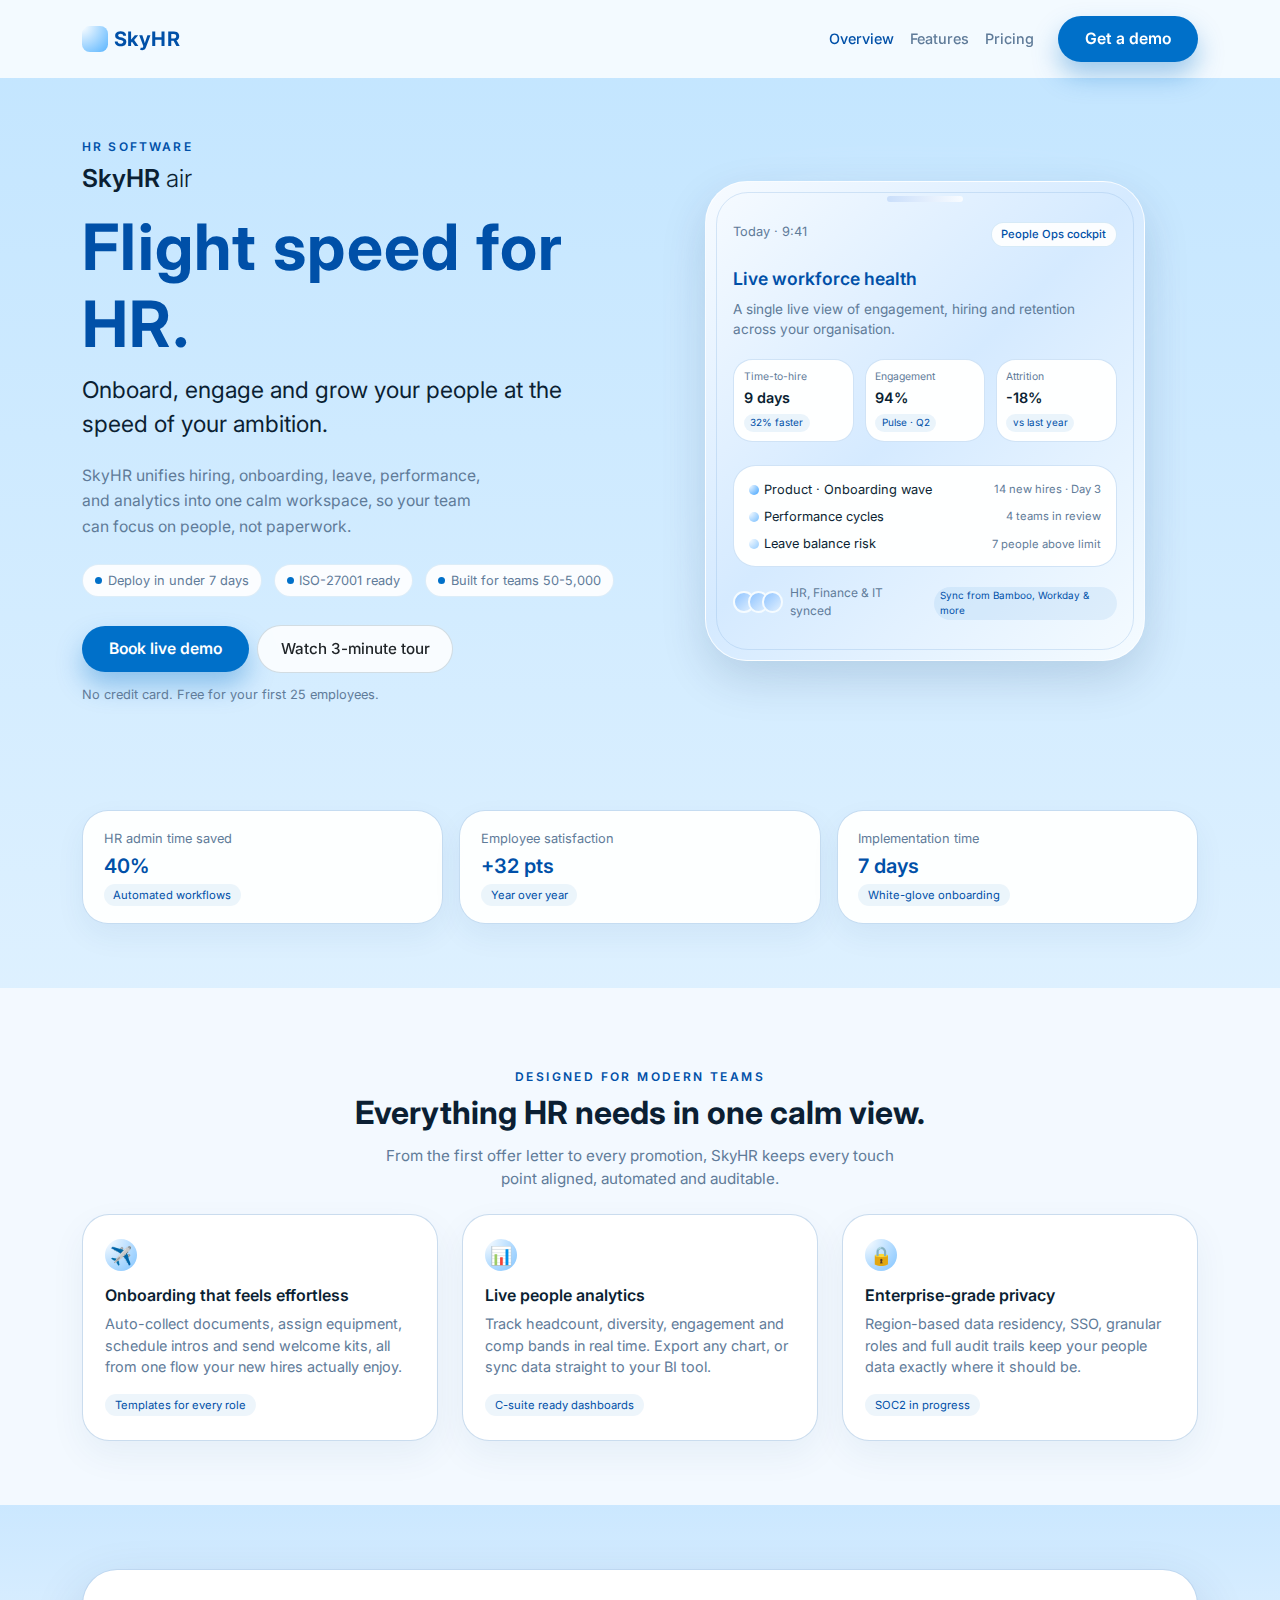
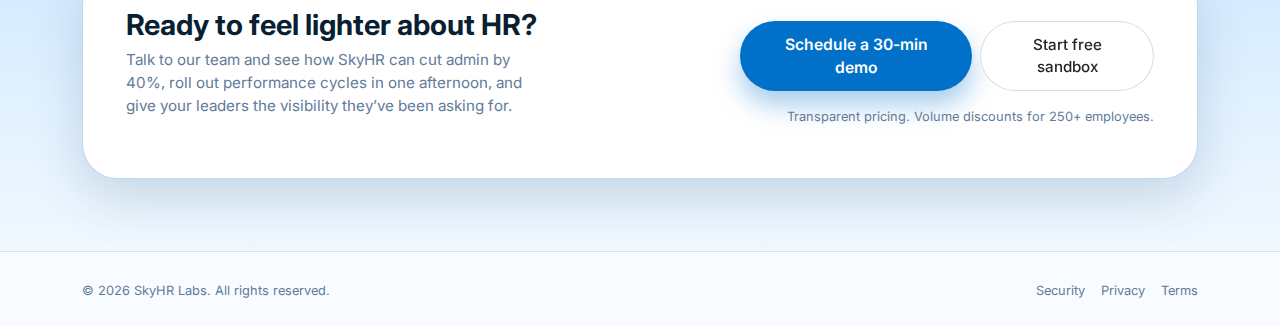
<file: landing2.html>
<!DOCTYPE html>
<html lang="en">
<head>
  <meta charset="UTF-8" />
  <meta name="viewport" content="width=device-width, initial-scale=1.0" />
  <title>SkyHR – Flight speed for your people</title>

  <!-- Bootstrap CSS -->
  <link
    href="https://cdn.jsdelivr.net/npm/bootstrap@5.3.3/dist/css/bootstrap.min.css"
    rel="stylesheet"
  />

  <!-- Google Font (optional, clean & modern) -->
  <link rel="preconnect" href="https://fonts.googleapis.com" />
  <link rel="preconnect" href="https://fonts.gstatic.com" crossorigin />
  <link
    href="https://fonts.googleapis.com/css2?family=Inter:wght@300;400;500;600;700&display=swap"
    rel="stylesheet"
  />

  <style>
    :root {
      --sky-light: #e3f3ff;
      --sky-lighter: #f3f9ff;
      --sky-gradient-start: #c2e5ff;
      --sky-gradient-end: #f7fbff;
      --sky-primary: #0070c9;
      --sky-primary-dark: #0050a8;
      --sky-text: #0b1f33;
      --sky-muted: #5f7b99;
      --card-shadow: 0 18px 45px rgba(10, 47, 88, 0.15);
      --radius-xl: 26px;
    }

    * {
      box-sizing: border-box;
    }

    body {
      font-family: "Inter", system-ui, -apple-system, BlinkMacSystemFont,
        "Segoe UI", sans-serif;
      margin: 0;
      color: var(--sky-text);
      background: linear-gradient(
        180deg,
        var(--sky-gradient-start),
        var(--sky-gradient-end)
      );
    }

    /* NAVBAR */
    .navbar {
      backdrop-filter: blur(22px);
      background: rgba(255, 255, 255, 0.8);
      transition: all 0.3s ease;
    }

    .navbar-brand {
      font-weight: 700;
      letter-spacing: 0.03em;
      color: var(--sky-primary-dark) !important;
      display: flex;
      align-items: center;
      gap: 0.35rem;
    }

    .navbar-brand-icon {
      width: 26px;
      height: 26px;
      border-radius: 30%;
      background: radial-gradient(circle at 0 0, #ffffff, #59b5ff);
    }

    .navbar-shrink {
      box-shadow: 0 6px 18px rgba(9, 45, 80, 0.12);
      padding-top: 0.25rem !important;
      padding-bottom: 0.25rem !important;
    }

    .nav-link {
      font-size: 0.9rem;
      color: var(--sky-muted) !important;
      font-weight: 500;
    }

    .nav-link.active,
    .nav-link:hover {
      color: var(--sky-primary-dark) !important;
    }

    /* HERO */
    .hero {
      min-height: 90vh;
      display: flex;
      align-items: center;
      padding-top: 6rem;
      padding-bottom: 4rem;
    }

    .hero-kicker {
      text-transform: uppercase;
      letter-spacing: 0.18em;
      font-weight: 600;
      font-size: 0.75rem;
      color: var(--sky-primary-dark);
      margin-bottom: 0.25rem;
    }

    .hero-logo {
      font-size: 1.55rem;
      font-weight: 600;
      color: var(--sky-text);
      margin-bottom: 0.75rem;
    }

    .hero-logo span {
      font-weight: 300;
    }

    .hero-title {
      font-size: clamp(3.2rem, 5vw, 4.2rem);
      font-weight: 700;
      letter-spacing: 0.02em;
      color: var(--sky-primary-dark);
      margin-bottom: 0.6rem;
    }

    .hero-subtitle {
      font-size: clamp(1.2rem, 1.8vw, 1.5rem);
      font-weight: 400;
      color: var(--sky-text);
      margin-bottom: 1.3rem;
    }

    .hero-description {
      color: var(--sky-muted);
      max-width: 26rem;
      font-size: 0.98rem;
      line-height: 1.65;
      margin-bottom: 1.5rem;
    }

    .hero-badges {
      display: flex;
      flex-wrap: wrap;
      gap: 0.75rem;
      margin-bottom: 1.8rem;
      font-size: 0.8rem;
    }

    .hero-badge {
      padding: 0.35rem 0.75rem;
      border-radius: 999px;
      background-color: rgba(255, 255, 255, 0.9);
      border: 1px solid rgba(0, 112, 201, 0.12);
      display: inline-flex;
      align-items: center;
      gap: 0.35rem;
      color: var(--sky-muted);
    }

    .hero-badge-dot {
      width: 7px;
      height: 7px;
      border-radius: 50%;
      background-color: var(--sky-primary);
    }

    .btn-primary-soft {
      background: var(--sky-primary);
      border-radius: 999px;
      border: none;
      font-weight: 600;
      padding: 0.7rem 1.7rem;
      font-size: 0.98rem;
      box-shadow: 0 14px 26px rgba(0, 112, 201, 0.35);
    }

    .btn-primary-soft:hover {
      background: var(--sky-primary-dark);
    }

    .btn-ghost {
      border-radius: 999px;
      border: 1px solid rgba(7, 48, 75, 0.16);
      font-weight: 500;
      padding: 0.7rem 1.4rem;
      font-size: 0.95rem;
      background: rgba(255, 255, 255, 0.85);
      backdrop-filter: blur(16px);
    }

    .hero-cta-note {
      margin-top: 0.75rem;
      font-size: 0.8rem;
      color: var(--sky-muted);
    }

    /* HERO RIGHT – APPLE-LIKE DEVICE CARD */
    .device-frame {
      max-width: 440px;
      margin-inline: auto;
      position: relative;
    }

    .device-pill {
      position: absolute;
      inset: 12%;
      border-radius: 50px;
      background: radial-gradient(circle at 20% 20%, #ffffff, #9fd2ff);
      filter: blur(42px);
      opacity: 0.9;
      z-index: -1;
    }

    .device {
      border-radius: 42px;
      padding: 2.5rem 1.7rem;
      background: linear-gradient(135deg, #f7fbff 0%, #d5eaff 48%, #f5fbff 100%);
      box-shadow: var(--card-shadow);
      border: 1px solid rgba(255, 255, 255, 0.8);
      position: relative;
      overflow: hidden;
    }

    .device-edge {
      position: absolute;
      inset: 10px;
      border-radius: 32px;
      border: 1px solid rgba(150, 190, 230, 0.35);
      pointer-events: none;
    }

    .device-notch {
      position: absolute;
      top: 14px;
      left: 50%;
      translate: -50% 0;
      width: 76px;
      height: 6px;
      border-radius: 999px;
      background: linear-gradient(90deg, #c1d8f9, #ffffff);
      opacity: 0.77;
    }

    .device-header {
      display: flex;
      justify-content: space-between;
      font-size: 0.8rem;
      color: var(--sky-muted);
      margin-bottom: 1.2rem;
    }

    .device-badge {
      font-size: 0.7rem;
      padding: 0.2rem 0.6rem;
      border-radius: 999px;
      background: rgba(255, 255, 255, 0.9);
      border: 1px solid rgba(0, 119, 201, 0.15);
      color: var(--sky-primary-dark);
      font-weight: 500;
    }

    .device-title {
      font-size: 1.1rem;
      font-weight: 600;
      margin-bottom: 0.4rem;
      color: var(--sky-primary-dark);
    }

    .device-subtitle {
      font-size: 0.85rem;
      color: var(--sky-muted);
      margin-bottom: 1.2rem;
    }

    .device-metrics {
      display: grid;
      grid-template-columns: repeat(3, minmax(0, 1fr));
      gap: 0.65rem;
      margin-bottom: 1.4rem;
    }

    .metric-card {
      background: rgba(255, 255, 255, 0.96);
      border-radius: 1.2rem;
      padding: 0.55rem 0.6rem;
      border: 1px solid rgba(176, 208, 240, 0.6);
    }

    .metric-label {
      font-size: 0.65rem;
      color: var(--sky-muted);
      margin-bottom: 0.15rem;
    }

    .metric-value {
      font-size: 0.9rem;
      font-weight: 600;
      color: var(--sky-text);
    }

    .metric-chip {
      font-size: 0.62rem;
      color: var(--sky-primary-dark);
      background: rgba(0, 112, 201, 0.08);
      border-radius: 999px;
      padding: 0.1rem 0.4rem;
      display: inline-block;
      margin-top: 0.15rem;
    }

    .device-timeline {
      background: rgba(255, 255, 255, 0.96);
      border-radius: 1.4rem;
      padding: 0.9rem 0.9rem 0.75rem;
      border: 1px solid rgba(176, 208, 240, 0.6);
      margin-bottom: 1.1rem;
    }

    .timeline-row {
      display: flex;
      justify-content: space-between;
      align-items: center;
      font-size: 0.8rem;
      margin-bottom: 0.5rem;
    }

    .timeline-row:last-child {
      margin-bottom: 0;
    }

    .timeline-label {
      display: flex;
      align-items: center;
      gap: 0.35rem;
      color: var(--sky-text);
    }

    .timeline-dot {
      width: 10px;
      height: 10px;
      border-radius: 999px;
      background: radial-gradient(circle at 0 0, #ffffff, #3fa3ff);
    }

    .timeline-meta {
      font-size: 0.7rem;
      color: var(--sky-muted);
    }

    .device-footer {
      font-size: 0.8rem;
      color: var(--sky-muted);
      display: flex;
      justify-content: space-between;
      align-items: center;
      gap: 0.75rem;
    }

    .avatar-group {
      display: flex;
      align-items: center;
    }

    .avatar {
      width: 22px;
      height: 22px;
      border-radius: 50%;
      border: 2px solid #f5fbff;
      background: linear-gradient(135deg, #90c4ff, #e1f0ff);
      margin-left: -7px;
    }

    .avatar:first-child {
      margin-left: 0;
    }

    .avatar-label {
      font-size: 0.75rem;
      margin-left: 0.4rem;
      color: var(--sky-muted);
    }

    /* STATS STRIP */
    .stat-strip {
      padding-top: 0;
      padding-bottom: 4rem;
    }

    .stat-tile {
      background: rgba(255, 255, 255, 0.95);
      border-radius: var(--radius-xl);
      padding: 1.1rem 1.3rem;
      border: 1px solid rgba(183, 211, 238, 0.8);
      box-shadow: 0 12px 30px rgba(17, 68, 112, 0.06);
      display: flex;
      flex-direction: column;
      gap: 0.2rem;
    }

    .stat-label {
      font-size: 0.8rem;
      color: var(--sky-muted);
    }

    .stat-value {
      font-size: 1.25rem;
      font-weight: 600;
      color: var(--sky-primary-dark);
    }

    .stat-pill {
      font-size: 0.7rem;
      padding: 0.15rem 0.6rem;
      border-radius: 999px;
      align-self: flex-start;
      background: rgba(0, 112, 201, 0.07);
      color: var(--sky-primary-dark);
    }

    /* FEATURES SECTION */
    #features {
      padding: 5rem 0 4rem;
      background: var(--sky-lighter);
    }

    .section-kicker {
      text-transform: uppercase;
      font-size: 0.75rem;
      letter-spacing: 0.2em;
      color: var(--sky-primary-dark);
      font-weight: 600;
      margin-bottom: 0.5rem;
    }

    .section-title {
      font-size: 2rem;
      font-weight: 700;
      margin-bottom: 0.75rem;
      color: var(--sky-text);
    }

    .section-subtitle {
      color: var(--sky-muted);
      max-width: 32rem;
      margin-inline: auto;
      font-size: 0.95rem;
    }

    .feature-card {
      background: #ffffff;
      border-radius: 1.7rem;
      padding: 1.5rem 1.4rem;
      border: 1px solid rgba(196, 216, 236, 0.9);
      box-shadow: 0 14px 36px rgba(17, 68, 112, 0.06);
      height: 100%;
    }

    .feature-icon {
      width: 32px;
      height: 32px;
      border-radius: 16px;
      background: radial-gradient(circle at 0 0, #ffffff, #81c4ff);
      display: flex;
      align-items: center;
      justify-content: center;
      font-size: 18px;
      margin-bottom: 0.7rem;
    }

    .feature-title {
      font-size: 1rem;
      font-weight: 600;
      margin-bottom: 0.4rem;
      color: var(--sky-text);
    }

    .feature-text {
      font-size: 0.9rem;
      color: var(--sky-muted);
      margin-bottom: 0.8rem;
    }

    .feature-tag {
      font-size: 0.7rem;
      color: var(--sky-primary-dark);
      padding: 0.15rem 0.6rem;
      border-radius: 999px;
      background: rgba(0, 112, 201, 0.07);
      display: inline-block;
    }

    /* CTA SECTION */
    #cta {
      padding: 4rem 0 4.5rem;
      background: linear-gradient(
        180deg,
        rgba(195, 228, 255, 0.8),
        rgba(241, 248, 255, 0.99)
      );
    }

    .cta-card {
      background: #ffffff;
      border-radius: 2.2rem;
      padding: 2.4rem 2.7rem;
      border: 1px solid rgba(183, 211, 238, 0.9);
      box-shadow: 0 20px 52px rgba(13, 57, 97, 0.16);
    }

    .cta-title {
      font-size: 1.8rem;
      font-weight: 700;
      margin-bottom: 0.4rem;
      color: var(--sky-text);
    }

    .cta-text {
      font-size: 0.95rem;
      color: var(--sky-muted);
      margin-bottom: 1.4rem;
      max-width: 26rem;
    }

    /* FOOTER */
    footer {
      padding: 1.8rem 0 1.6rem;
      font-size: 0.8rem;
      color: var(--sky-muted);
      background: #f8fbff;
      border-top: 1px solid rgba(200, 220, 239, 0.8);
    }

    footer a {
      color: var(--sky-muted);
      text-decoration: none;
    }

    footer a:hover {
      color: var(--sky-primary-dark);
    }

    @media (max-width: 991.98px) {
      .hero {
        text-align: center;
      }

      .hero-description {
        margin-inline: auto;
      }

      .hero-badges {
        justify-content: center;
      }

      .hero-cta-note {
        text-align: center;
      }

      .device-frame {
        margin-top: 2.5rem;
      }

      .cta-card {
        text-align: center;
      }

      .cta-text {
        margin-inline: auto;
      }

      .cta-actions {
        justify-content: center !important;
      }
    }
  </style>
</head>
<body>
  <!-- NAVBAR -->
  <nav
    class="navbar navbar-expand-lg fixed-top py-3"
    id="mainNavbar"
  >
    <div class="container">
      <a class="navbar-brand" href="#">
        <span class="navbar-brand-icon"></span>
        <span>SkyHR</span>
      </a>
      <button
        class="navbar-toggler"
        type="button"
        data-bs-toggle="collapse"
        data-bs-target="#navbarNav"
        aria-controls="navbarNav"
        aria-expanded="false"
        aria-label="Toggle navigation"
      >
        <span class="navbar-toggler-icon"></span>
      </button>
      <div
        class="collapse navbar-collapse justify-content-end"
        id="navbarNav"
      >
        <ul class="navbar-nav align-items-lg-center">
          <li class="nav-item">
            <a class="nav-link active" href="#hero">Overview</a>
          </li>
          <li class="nav-item">
            <a class="nav-link" href="#features">Features</a>
          </li>
          <li class="nav-item">
            <a class="nav-link" href="#cta">Pricing</a>
          </li>
          <li class="nav-item ms-lg-3 mt-2 mt-lg-0">
            <a class="btn btn-sm btn-primary-soft text-white" href="#cta">
              Get a demo
            </a>
          </li>
        </ul>
      </div>
    </div>
  </nav>

  <!-- HERO -->
  <section class="hero" id="hero">
    <div class="container">
      <div class="row align-items-center">
        <!-- LEFT -->
        <div class="col-lg-6">
          <div class="hero-kicker">HR software</div>
          <div class="hero-logo">SkyHR <span>air</span></div>
          <h1 class="hero-title">Flight speed for HR.</h1>
          <div class="hero-subtitle">
            Onboard, engage and grow your people at the speed of your ambition.
          </div>
          <p class="hero-description">
            SkyHR unifies hiring, onboarding, leave, performance, and analytics
            into one calm workspace, so your team can focus on people, not
            paperwork.
          </p>

          <div class="hero-badges">
            <div class="hero-badge">
              <span class="hero-badge-dot"></span>
              <span>Deploy in under 7 days</span>
            </div>
            <div class="hero-badge">
              <span class="hero-badge-dot"></span>
              <span>ISO-27001 ready</span>
            </div>
            <div class="hero-badge">
              <span class="hero-badge-dot"></span>
              <span>Built for teams 50-5,000</span>
            </div>
          </div>

          <div class="d-flex flex-wrap align-items-center gap-2">
            <button class="btn btn-primary-soft text-white">
              Book live demo
            </button>
            <button class="btn btn-ghost">
              Watch 3-minute tour
            </button>
          </div>
          <div class="hero-cta-note">
            No credit card. Free for your first 25 employees.
          </div>
        </div>

        <!-- RIGHT DEVICE -->
        <div class="col-lg-6 mt-4 mt-lg-0">
          <div class="device-frame">
            <div class="device-pill"></div>
            <div class="device">
              <div class="device-edge"></div>
              <div class="device-notch"></div>

              <div class="device-header">
                <span>Today · 9:41</span>
                <span class="device-badge">People Ops cockpit</span>
              </div>

              <div class="device-title">Live workforce health</div>
              <div class="device-subtitle">
                A single live view of engagement, hiring and retention across your
                organisation.
              </div>

              <div class="device-metrics">
                <div class="metric-card">
                  <div class="metric-label">Time-to-hire</div>
                  <div class="metric-value">9 days</div>
                  <span class="metric-chip">32% faster</span>
                </div>
                <div class="metric-card">
                  <div class="metric-label">Engagement</div>
                  <div class="metric-value">94%</div>
                  <span class="metric-chip">Pulse · Q2</span>
                </div>
                <div class="metric-card">
                  <div class="metric-label">Attrition</div>
                  <div class="metric-value">-18%</div>
                  <span class="metric-chip">vs last year</span>
                </div>
              </div>

              <div class="device-timeline">
                <div class="timeline-row">
                  <div class="timeline-label">
                    <span class="timeline-dot"></span>
                    <span>Product · Onboarding wave</span>
                  </div>
                  <div class="timeline-meta">14 new hires · Day 3</div>
                </div>
                <div class="timeline-row">
                  <div class="timeline-label">
                    <span class="timeline-dot" style="opacity: 0.7;"></span>
                    <span>Performance cycles</span>
                  </div>
                  <div class="timeline-meta">4 teams in review</div>
                </div>
                <div class="timeline-row">
                  <div class="timeline-label">
                    <span class="timeline-dot" style="opacity: 0.55;"></span>
                    <span>Leave balance risk</span>
                  </div>
                  <div class="timeline-meta">7 people above limit</div>
                </div>
              </div>

              <div class="device-footer">
                <div class="avatar-group">
                  <div class="avatar"></div>
                  <div class="avatar"></div>
                  <div class="avatar"></div>
                  <span class="avatar-label">HR, Finance & IT synced</span>
                </div>
                <div>
                  <span class="metric-chip">Sync from Bamboo, Workday & more</span>
                </div>
              </div>
            </div>
          </div>
        </div>
        <!-- /RIGHT -->
      </div>
    </div>
  </section>

  <!-- STAT STRIP -->
  <section class="stat-strip">
    <div class="container">
      <div class="row g-3">
        <div class="col-md-4">
          <div class="stat-tile">
            <div class="stat-label">HR admin time saved</div>
            <div class="stat-value">40%</div>
            <div class="stat-pill">Automated workflows</div>
          </div>
        </div>
        <div class="col-md-4">
          <div class="stat-tile">
            <div class="stat-label">Employee satisfaction</div>
            <div class="stat-value">+32 pts</div>
            <div class="stat-pill">Year over year</div>
          </div>
        </div>
        <div class="col-md-4">
          <div class="stat-tile">
            <div class="stat-label">Implementation time</div>
            <div class="stat-value">7 days</div>
            <div class="stat-pill">White-glove onboarding</div>
          </div>
        </div>
      </div>
    </div>
  </section>

  <!-- FEATURES -->
  <section id="features">
    <div class="container">
      <div class="text-center mb-4">
        <div class="section-kicker">Designed for modern teams</div>
        <h2 class="section-title">Everything HR needs in one calm view.</h2>
        <p class="section-subtitle">
          From the first offer letter to every promotion, SkyHR keeps every touch
          point aligned, automated and auditable.
        </p>
      </div>

      <div class="row g-4">
        <div class="col-md-4">
          <div class="feature-card">
            <div class="feature-icon">✈️</div>
            <div class="feature-title">Onboarding that feels effortless</div>
            <div class="feature-text">
              Auto-collect documents, assign equipment, schedule intros and send
              welcome kits, all from one flow your new hires actually enjoy.
            </div>
            <span class="feature-tag">Templates for every role</span>
          </div>
        </div>

        <div class="col-md-4">
          <div class="feature-card">
            <div class="feature-icon">📊</div>
            <div class="feature-title">Live people analytics</div>
            <div class="feature-text">
              Track headcount, diversity, engagement and comp bands in real time.
              Export any chart, or sync data straight to your BI tool.
            </div>
            <span class="feature-tag">C-suite ready dashboards</span>
          </div>
        </div>

        <div class="col-md-4">
          <div class="feature-card">
            <div class="feature-icon">🔒</div>
            <div class="feature-title">Enterprise-grade privacy</div>
            <div class="feature-text">
              Region-based data residency, SSO, granular roles and full audit
              trails keep your people data exactly where it should be.
            </div>
            <span class="feature-tag">SOC2 in progress</span>
          </div>
        </div>
      </div>
    </div>
  </section>

  <!-- CTA -->
  <section id="cta">
    <div class="container">
      <div class="cta-card">
        <div class="row align-items-center">
          <div class="col-lg-7">
            <h2 class="cta-title">Ready to feel lighter about HR?</h2>
            <p class="cta-text">
              Talk to our team and see how SkyHR can cut admin by 40%, roll out
              performance cycles in one afternoon, and give your leaders the
              visibility they’ve been asking for.
            </p>
          </div>
          <div class="col-lg-5">
            <div
              class="d-flex flex-column flex-sm-row gap-2 justify-content-lg-end cta-actions"
            >
              <button class="btn btn-primary-soft text-white">
                Schedule a 30-min demo
              </button>
              <button class="btn btn-ghost">
                Start free sandbox
              </button>
            </div>
            <p class="hero-cta-note mt-3 mb-0 text-lg-end">
              Transparent pricing. Volume discounts for 250+ employees.
            </p>
          </div>
        </div>
      </div>
    </div>
  </section>

  <!-- FOOTER -->
  <footer>
    <div class="container d-flex flex-column flex-md-row justify-content-between gap-2">
      <span>© <span id="year"></span> SkyHR Labs. All rights reserved.</span>
      <div class="d-flex gap-3">
        <a href="#">Security</a>
        <a href="#">Privacy</a>
        <a href="#">Terms</a>
      </div>
    </div>
  </footer>

  <!-- jQuery, Bootstrap JS -->
  <script src="https://code.jquery.com/jquery-3.7.1.min.js"></script>
  <script
    src="https://cdn.jsdelivr.net/npm/bootstrap@5.3.3/dist/js/bootstrap.bundle.min.js"
  ></script>

  <script>
    // Set year in footer
    document.getElementById("year").textContent = new Date().getFullYear();

    // Navbar shrink on scroll (jQuery just to match your requirement)
    $(window).on("scroll", function () {
      if ($(this).scrollTop() > 40) {
        $("#mainNavbar").addClass("navbar-shrink");
      } else {
        $("#mainNavbar").removeClass("navbar-shrink");
      }
    });

    // Smooth scroll for nav links
    $("a.nav-link, .navbar-brand, .btn-primary-soft[href^='#'], .btn-ghost[href^='#']")
      .on("click", function (e) {
        const target = $(this).attr("href");
        if (target.startsWith("#") && $(target).length) {
          e.preventDefault();
          $("html, body").animate(
            {
              scrollTop: $(target).offset().top - 72,
            },
            600
          );
        }
      });
  </script>
</body>
</html>
</file>
<file: css/style.css>
/********** Core Theme **********/

:root {
    /* Apple-like blue palette */
    --sky-primary: #0077ed;
    --sky-primary-dark: #0051b8;
    --sky-soft-blue: #e3f3ff;
    --sky-soft-blue-2: #f3f9ff;
    --sky-text: #0b1f33;
    --sky-muted: #5f7b99;

    /* Override Bootstrap variables */
    --bs-primary: var(--sky-primary);
    --bs-dark: var(--sky-text);
    --bs-secondary: var(--sky-muted);
}

/* Base font reset */
body {
    font-family: "Inter", system-ui, -apple-system, BlinkMacSystemFont, "Segoe UI", sans-serif;
    color: var(--sky-text);
    /* background: linear-gradient(180deg, #f5f9ff 0%, #ffffff 60%, #f8fbff 100%); */
     background: #ffffff;
}

h1, h2, h3, h4, h5, h6 {
    font-family: "Space Grotesk", system-ui, -apple-system, BlinkMacSystemFont, "Segoe UI", sans-serif;
}

/*** Spinner ***/
#spinner {
    opacity: 0;
    visibility: hidden;
    transition: opacity .5s ease-out, visibility 0s linear .5s;
    z-index: 99999;
}

#spinner.show {
    transition: opacity .5s ease-out, visibility 0s linear 0s;
    visibility: visible;
    opacity: 1;
}

/*** Back to top ***/
.back-to-top {
    position: fixed;
    display: none;
    right: 45px;
    bottom: 45px;
    z-index: 99;
    border-radius: 999px;
}

/*** Button ***/
.btn {
    transition: .3s;
    border-radius: 0.75rem;
}

.btn-square {
    width: 38px;
    height: 38px;
}

.btn-sm-square {
    width: 32px;
    height: 32px;
}

.btn-lg-square {
    width: 48px;
    height: 48px;
}

.btn-square,
.btn-sm-square,
.btn-lg-square {
    padding: 0;
    display: flex;
    align-items: center;
    justify-content: center;
    font-weight: normal;
}

/*** Apple-like navbar ***/
.sticky-top {
    top: -150px;
    transition: .5s;
}

/* .apple-nav-wrapper {
    background: linear-gradient(180deg, rgba(227, 243, 255, 0.96), rgba(243, 249, 255, 0.94));
} */

.apple-navbar {
    padding: 12px 10px;
    font-size: 15px;
    backdrop-filter: blur(18px);
    background: rgba(255, 255, 255, 0.84);
    border-radius: 999px;
    margin-top: 14px;
    box-shadow: 0 16px 40px rgba(7, 55, 100, 0.12);
}

.navbar .navbar-nav .nav-link {
    margin-left: 24px;
    padding: 0;
    outline: none;
    color: var(--sky-muted);
    font-weight: 500;
}

.navbar .navbar-nav .nav-link:hover,
.navbar .navbar-nav .nav-link.active {
    color: var(--sky-primary-dark);
}

.navbar .dropdown-toggle::after {
    border: none;
    content: "\f107";
    font-family: "Font Awesome 5 Free";
    font-weight: 900;
    vertical-align: middle;
    margin-left: 8px;
}

.navbar .dropdown-menu .dropdown-item:hover,
.navbar .dropdown-menu .dropdown-item.active {
    color: var(--bs-white);
    background: var(--bs-primary);
}

.brand-icon {
    width: 26px;
    height: 26px;
    border-radius: 12px;
    background: radial-gradient(circle at 0 0, #ffffff, #66b8ff);
}

.brand-text {
    font-weight: 700;
    letter-spacing: 0.04em;
    color: var(--sky-text);
    font-size: 18px;
}

.brand-text-light {
    font-weight: 400;
    color: var(--sky-primary);
}

@media (max-width: 991.98px) {
    .apple-navbar {
        border-radius: 16px;
        box-shadow: none;
    }

    .navbar .navbar-nav .nav-link {
        margin-left: 0;
        padding: 10px 0;
    }
}

/*** Hero Header (Apple style) ***/
.hero-header {
    margin-top: -100px;
    padding-top: 150px;
    /* background: linear-gradient(180deg, #d7ecff 0%, #f5fbff 50%, #f7fbff 100%); */
    position: relative;
    overflow: hidden;
    background: linear-gradient(
        180deg,
        #c6e6f9 0%,   /* top blue */
        #ffffff 100% /* fades into white */
    );
}

.hero-header::before {
    content: "";
    position: absolute;
    inset: -50%;
    background:
        radial-gradient(circle at 0% 0%, rgba(255, 255, 255, 0.8), transparent 60%),
        radial-gradient(circle at 100% 0%, rgba(255, 255, 255, 0.6), transparent 60%);
    opacity: 0.7;
    pointer-events: none;
}

.apple-hero .container {
    position: relative;
    z-index: 2;
}

/* Hero text */
.hero-kicker {
    text-transform: uppercase;
    letter-spacing: 0.18em;
    font-weight: 600;
    font-size: 0.75rem;
    color: var(--sky-primary-dark);
    margin-bottom: 4px;
}

.hero-logo {
    font-size: 1.6rem;
    font-weight: 600;
    color: var(--sky-text);
    margin-bottom: 0.5rem;
}

.hero-logo span {
    font-weight: 300;
}

.hero-title {
    font-size: clamp(2.9rem, 5vw, 4rem);
    font-weight: 700;
    letter-spacing: 0.02em;
    color: var(--sky-primary-dark);
}

.hero-subtitle {
    font-size: 1.05rem;
    max-width: 28rem;
    color: var(--sky-muted);
}

.hero-badges {
    display: flex;
    flex-wrap: wrap;
    gap: 0.6rem;
}

.hero-badge {
    padding: 0.35rem 0.8rem;
    border-radius: 999px;
    background: rgba(255, 255, 255, 0.92);
    border: 1px solid rgba(0, 119, 237, 0.12);
    display: inline-flex;
    align-items: center;
    gap: 0.35rem;
    font-size: 0.78rem;
    color: var(--sky-muted);
    box-shadow: 0 10px 26px rgba(9, 64, 110, 0.12);
}

.hero-badge-dot {
    width: 7px;
    height: 7px;
    border-radius: 50%;
    background-color: var(--sky-primary);
}

.btn-apple-cta {
    box-shadow: 0 16px 40px rgba(0, 119, 237, 0.4);
    font-weight: 600;
}

.btn-apple-ghost {
    border-width: 1px;
    border-color: rgba(7, 55, 100, 0.18);
    background: rgba(255, 255, 255, 0.92);
    font-weight: 500;
}

.hero-note {
    font-size: 0.8rem;
    color: var(--sky-muted);
}

/* Hero capability strip */
.hero-cap-strip {
    margin-top: 2rem;
}

.hero-cap-item {
    background: rgba(255, 255, 255, 0.95);
    border-radius: 20px;
    padding: 1rem 1rem 1.1rem;
    display: flex;
    flex-direction: column;
    align-items: flex-start;
    gap: 0.25rem;
    box-shadow: 0 14px 32px rgba(19, 72, 116, 0.08);
}

.hero-cap-item i {
    font-size: 1.3rem;
    margin-bottom: 0.3rem;
}

/* Device card */
.device-frame {
    max-width: 430px;
    margin-inline: auto;
    position: relative;
}

.device-pill {
    position: absolute;
    inset: 14%;
    border-radius: 42px;
    background: radial-gradient(circle at 20% 20%, #ffffff, #9fd2ff);
    filter: blur(42px);
    opacity: 0.9;
    z-index: 0;
}

.device {
    position: relative;
    z-index: 1;
    border-radius: 42px;
    padding: 2.3rem 1.7rem;
    background: linear-gradient(135deg, #f7fbff 0%, #d5eaff 48%, #f5fbff 100%);
    box-shadow: 0 24px 60px rgba(6, 42, 81, 0.35);
    border: 1px solid rgba(255, 255, 255, 0.9);
    overflow: hidden;
}

.device-edge {
    position: absolute;
    inset: 10px;
    border-radius: 32px;
    border: 1px solid rgba(137, 181, 223, 0.55);
    pointer-events: none;
}

.device-notch {
    position: absolute;
    top: 15px;
    left: 50%;
    transform: translateX(-50%);
    width: 74px;
    height: 6px;
    border-radius: 999px;
    background: linear-gradient(90deg, #c1d8f9, #ffffff);
    opacity: 0.8;
}

/* Device inner content */
.device-header {
    display: flex;
    justify-content: space-between;
    font-size: 0.78rem;
    color: var(--sky-muted);
    margin-bottom: 1.1rem;
}

.device-badge {
    font-size: 0.7rem;
    padding: 0.2rem 0.6rem;
    border-radius: 999px;
    background: rgba(255, 255, 255, 0.94);
    border: 1px solid rgba(0, 119, 201, 0.16);
    color: var(--sky-primary-dark);
    font-weight: 500;
}

.device-title {
    font-size: 1.1rem;
    font-weight: 600;
    margin-bottom: 0.4rem;
    color: var(--sky-primary-dark);
}

.device-subtitle {
    font-size: 0.86rem;
    color: var(--sky-muted);
    margin-bottom: 1.2rem;
}

.device-metrics {
    display: grid;
    grid-template-columns: repeat(3, minmax(0, 1fr));
    gap: 0.6rem;
    margin-bottom: 1.3rem;
}

.metric-card {
    background: rgba(255, 255, 255, 0.96);
    border-radius: 1.2rem;
    padding: 0.55rem 0.6rem;
    border: 1px solid rgba(176, 208, 240, 0.7);
}

.metric-label {
    font-size: 0.64rem;
    color: var(--sky-muted);
    margin-bottom: 0.1rem;
}

.metric-value {
    font-size: 0.9rem;
    font-weight: 600;
    color: var(--sky-text);
}

.metric-chip {
    font-size: 0.62rem;
    color: var(--sky-primary-dark);
    background: rgba(0, 112, 201, 0.08);
    border-radius: 999px;
    padding: 0.12rem 0.4rem;
    display: inline-block;
    margin-top: 0.15rem;
}

/* Timeline */
.device-timeline {
    background: rgba(255, 255, 255, 0.97);
    border-radius: 1.4rem;
    padding: 0.9rem 0.9rem 0.75rem;
    border: 1px solid rgba(176, 208, 240, 0.7);
    margin-bottom: 1.1rem;
}

.timeline-row {
    display: flex;
    justify-content: space-between;
    align-items: center;
    font-size: 0.78rem;
    margin-bottom: 0.45rem;
}

.timeline-row:last-child {
    margin-bottom: 0;
}

.timeline-label {
    display: flex;
    align-items: center;
    gap: 0.35rem;
    color: var(--sky-text);
}

.timeline-dot {
    width: 10px;
    height: 10px;
    border-radius: 999px;
    background: radial-gradient(circle at 0 0, #ffffff, #3fa3ff);
}

.timeline-dot-soft {
    opacity: 0.8;
}

.timeline-dot-faint {
    opacity: 0.55;
}

.timeline-meta {
    font-size: 0.7rem;
    color: var(--sky-muted);
}

/* Footer of device */
.device-footer {
    display: flex;
    justify-content: space-between;
    align-items: center;
    gap: 0.75rem;
    font-size: 0.78rem;
    color: var(--sky-muted);
}

.avatar-group {
    display: flex;
    align-items: center;
}

.avatar {
    width: 22px;
    height: 22px;
    border-radius: 50%;
    border: 2px solid #f5fbff;
    background: linear-gradient(135deg, #90c4ff, #e1f0ff);
    margin-left: -6px;
}

.avatar:first-child {
    margin-left: 0;
}

.avatar-label {
    font-size: 0.74rem;
    margin-left: 0.4rem;
}

.device-footer-pill {
    font-size: 0.7rem;
    padding: 0.2rem 0.6rem;
    border-radius: 999px;
    background: rgba(0, 112, 201, 0.08);
    color: var(--sky-primary-dark);
}

/*** About images soft shadow ***/
.shadow-soft {
    box-shadow: 0 18px 40px rgba(15, 63, 109, 0.22);
}

/*** Project ***/
.project-item img {
    transition: .5s;
}

.project-item:hover img {
    transform: scale(1.08);
}

.project-overlay {
    position: absolute;
    padding: 25px;
    width: 100%;
    height: 100%;
    top: 0;
    left: 0;
    display: flex;
    flex-direction: column;
    align-items: flex-start;
    justify-content: flex-end;
    background: linear-gradient(rgba(255, 255, 255, .1) 45%, rgba(7, 33, 63, 0.98));
    z-index: 1;
}

/*** Service ***/
.service-item {
    position: relative;
    padding: 30px 25px;
    transition: .4s;
}

.service-item.bg-primary:hover {
    background: var(--bs-light) !important;
}

.service-item.bg-primary p {
    color: var(--bs-light);
    transition: .4s;
}

.service-item.bg-primary:hover p {
    color: var(--bs-secondary);
}

.service-item.bg-light:hover {
    background: var(--bs-primary) !important;
}

.service-item.bg-light p {
    color: var(--bs-secondary);
    transition: .4s;
}

.service-item.bg-light:hover p {
    color: var(--bs-light);
}

.service-item .service-img h3 {
    position: absolute;
    top: 0;
    left: 0;
    padding: 0 12px 7px 0;
}

.service-item.bg-primary .service-img h3 {
    background: var(--bs-primary);
    color: var(--bs-white);
    transition: .4s;
}

.service-item.bg-primary:hover .service-img h3 {
    background: var(--bs-light);
    color: var(--bs-dark);
}

.service-item.bg-light .service-img h3 {
    background: rgba(255, 255, 255, 0.96);
    color: var(--bs-dark);
    transition: .4s;
}

.service-item.bg-light:hover .service-img h3 {
    background: var(--bs-primary);
    color: var(--bs-white);
}

/*** Feature cards ***/
/* .bg-soft {
    background: linear-gradient(180deg, #f3f8ff 0%, #f9fcff 60%, #ffffff 100%);
} */

.section-kicker {
    text-transform: uppercase;
    font-size: 0.8rem;
    letter-spacing: 0.2em;
    color: var(--sky-primary-dark);
    font-weight: 600;
}

.feature-card {
    background: #ffffff;
    border-radius: 1.6rem;
    padding: 1.6rem 1.4rem;
    border: 1px solid rgba(196, 216, 236, 0.9);
    box-shadow: 0 16px 45px rgba(17, 68, 112, 0.08);
}

.feature-icon {
    width: 34px;
    height: 34px;
    border-radius: 17px;
    background: radial-gradient(circle at 0 0, #ffffff, #81c4ff);
    display: flex;
    align-items: center;
    justify-content: center;
    font-size: 20px;
    margin: 0 auto 0.75rem;
}

.feature-card h4 {
    margin-bottom: 0.4rem;
}

.feature-card p {
    font-size: 0.92rem;
    color: var(--sky-muted);
}

.feature-tag {
    font-size: 0.7rem;
    color: var(--sky-primary-dark);
    padding: 0.18rem 0.6rem;
    border-radius: 999px;
    background: rgba(0, 112, 201, 0.07);
}

/*** Testimonial ***/
.testimonial-img {
    position: relative;
    padding: 45px 0 45px 90px;
}

.testimonial-img::before {
    position: absolute;
    content: "";
    top: 0;
    left: 0;
    width: calc(50% + 45px);
    height: 100%;
    background: var(--bs-primary);
    z-index: -1;
}

.testimonial-text h5 {
    position: relative;
    padding-left: 45px;
}

.testimonial-text h5::before {
    position: absolute;
    content: "";
    top: 50%;
    left: 0;
    transform: translateY(-50%);
    width: 40px;
    height: 2px;
    background: var(--bs-primary);
}

.testimonial-carousel .owl-dots {
    position: absolute;
    height: 17px;
    bottom: 0;
    right: 0;
    left: auto;
}

.testimonial-carousel .owl-dot {
    position: relative;
    display: inline-block;
    margin-left: 10px;
    width: 15px;
    height: 15px;
    background: var(--bs-white);
    border: 2px solid var(--bs-primary);
    transition: .3s;
}

.testimonial-carousel .owl-dot.active {
    width: 30px;
    background: var(--bs-primary);
}

@media (max-width: 768px) {
    .testimonial-carousel .owl-dots {
        left: 0;
        right: auto;
    }

    .testimonial-carousel .owl-dot {
        margin-right: 10px;
        margin-left: 0;
    }
}

/*** Newsletter ***/
.newsletter {
    background: linear-gradient(135deg, #0f75da, #3fa9ff);
}

.newsletter .form-control {
    box-shadow: 0 8px 30px rgba(8, 45, 82, 0.35);
}

/*** Footer ***/
.footer .btn.btn-link {
    display: block;
    margin-bottom: 10px;
    padding: 0;
    text-align: left;
    color: rgba(255, 255, 255, .6);
    font-weight: normal;
    transition: .3s;
}

.footer .btn.btn-link:hover {
    color: var(--bs-white);
    letter-spacing: 1px;
    box-shadow: none;
}

.footer .btn.btn-link::before {
    position: relative;
    content: "\f105";
    font-family: "Font Awesome 5 Free";
    font-weight: 900;
    margin-right: 10px;
}

.footer .copyright {
    padding: 25px 0;
    font-size: 14px;
    border-top: 1px solid rgba(256, 256, 256, .1);
}

.footer .copyright a {
    color: rgba(255, 255, 255, .6);
}

.footer .copyright a:hover {
    color: var(--bs-white);
}

.footer .footer-menu a {
    margin-right: 15px;
    padding-right: 15px;
    border-right: 1px solid rgba(255, 255, 255, .1);
}

.footer .footer-menu a:last-child {
    margin-right: 0;
    padding-right: 0;
    border-right: none;
}

/*** Pricing cards ***/
.pricing-card {
    background: #ffffff;
    border-radius: 1.6rem;
    padding: 1.8rem 1.4rem;
    border: 1px solid rgba(187, 210, 234, 0.9);
    box-shadow: 0 18px 42px rgba(16, 61, 105, 0.08);
    text-align: center;
    display: flex;
    flex-direction: column;
    gap: 0.4rem;
}

.pricing-card-featured {
    border-color: var(--sky-primary);
    box-shadow: 0 24px 60px rgba(0, 119, 237, 0.35);
}

.pricing-list {
    max-width: 240px;
}

.pricing-list li {
    display: flex;
    align-items: center;
}

.pricing-list li .disabled-text {
    text-decoration: line-through;
    color: #dc3545 !important;
}


/* Section Background */
/* .innovations-section {
    background: linear-gradient(180deg, #f8fbff 0%, #eef6ff 60%, #ffffff 100%);
} */

/* Header */
.innovations-kicker {
    text-transform: uppercase;
    font-size: 0.75rem;
    letter-spacing: 0.18em;
    color: #0077ed;
    display: inline-block;
    margin-bottom: 8px;
}

.innovations-title {
    font-size: 2.4rem;
    font-weight: 700;
    color: #003a7a;
}

.innovations-subtitle {
    max-width: 600px;
    margin: 0 auto;
    color: #6c7d90;
    font-size: 1rem;
    margin-bottom: 30px;
}

/* Innovation Tile */
.innovation-tile {
    background: rgba(255, 255, 255, 0.7);
    border-radius: 22px;
    padding: 28px 22px;
    text-align: center;
    border: 1px solid rgba(0, 119, 237, 0.1);
    box-shadow: 0 15px 35px rgba(0, 35, 75, 0.08);
    backdrop-filter: blur(12px);
    transition: all 0.35s ease-in-out;
}

.innovation-tile:hover {
    transform: translateY(-8px);
    box-shadow: 0 22px 55px rgba(0, 35, 75, 0.18);
}

/* Icon style */
.tile-icon {
    width: 100%;
    height: 150px;
    border-radius: 16px;
    overflow: hidden;
    display: flex;
    justify-content: center;
    align-items: center;
    background: rgba(235, 245, 255, 0.9);
    margin-bottom: 18px;
}

.tile-icon img {
    width: 80%;
    height: 80%;
    object-fit: contain;
    transition: transform 0.4s;
}

.innovation-tile:hover .tile-icon img {
    transform: scale(1.08);
}

.innovation-tile h4 {
    color: #003a7a;
    font-weight: 600;
    margin-bottom: 8px;
}

.innovation-tile p {
    color: #6f8197;
    font-size: 0.95rem;
    margin: 0;
}
/* Force all innovation tiles to be the same size */
.innovation-tile {
    height: 380px;           /* fixed card height */
    display: flex;
    flex-direction: column;
    justify-content: flex-start;
    text-align: center;
}

/* Force all image blocks to be exactly the same size */
.tile-icon {
    height: 180px;           /* fixed image container size */
    display: flex;
    justify-content: center;
    align-items: center;
    overflow: hidden;
    border-radius: 16px;
    background: #eaf3ff;
    margin-bottom: 18px;
}

/* Scale images consistently */
.tile-icon img {
    width: 140px;
    height: 140px;
    object-fit: cover;       /* ensures uniform cropping */
    border-radius: 12px;
}

/* Keep titles and text aligned */
.innovation-tile h4 {
    margin-top: 5px;
    margin-bottom: 10px;
    font-size: 1.25rem;
}

.innovation-tile p {
    margin-top: 0;
    font-size: 0.95rem;
}
/* ############## */


/* Section Background */
/* .services-section {
    background: linear-gradient(180deg, #f8fbff 0%, #ecf5ff 60%, #ffffff 100%);
} */

/* Kicker text */
.services-kicker {
    text-transform: uppercase;
    letter-spacing: 0.18em;
    font-size: 0.75rem;
    font-weight: 600;
    color: #0077ed;
}

/* Highlight text */
.highlight-tag {
    background: #e8f3ff;
    color: #0077ed;
    padding: 3px 10px;
    border-radius: 8px;
}

/* Contact Bar */
.contact-bar {
    background: rgba(255,255,255,0.75);
    border: 1px solid rgba(0,110,220,0.15);
    box-shadow: 0 10px 25px rgba(0,60,140,0.12);
}

.contact-icon {
    width: 90px;
    height: 90px;
    background: linear-gradient(135deg, #7cb8ff, #0077ed);
}

/* Service Cards */
.service-card {
    background: #ffffff;
    padding: 25px;
    border-radius: 20px;
    text-align: left;
    border: 1px solid rgba(0,110,220,0.1);
    box-shadow: 0 12px 28px rgba(0,35,80,0.08);
    transition: all 0.3s ease;
}

.service-card.glass {
    background: rgba(255,255,255,0.55);
    backdrop-filter: blur(14px);
    border: 1px solid rgba(255,255,255,0.3);
}

.service-card:hover {
    transform: translateY(-6px);
    box-shadow: 0 20px 45px rgba(0,35,80,0.18);
}

.service-card h3 {
    margin-top: 18px;
    margin-bottom: 10px;
    font-weight: 600;
    color: #003a7a;
}

.service-card p {
    font-size: 0.92rem;
    color: #5f7b99;
}

.service-image {
    overflow: hidden;
    border-radius: 16px;
}

.service-image img {
    transition: transform 0.4s;
}

.service-card:hover .service-image img {
    transform: scale(1.06);
}


/* Pricing section background */
/* .pricing-section {
    background: linear-gradient(180deg, #f7fbff 0%, #eef5ff 55%, #ffffff 100%);
} */

/* Header */
.pricing-kicker {
    text-transform: uppercase;
    letter-spacing: 0.18em;
    font-size: 0.75rem;
    font-weight: 600;
    color: #0077ed;
}

.pricing-title {
    font-size: 2.2rem;
    font-weight: 700;
    color: #003a7a;
}

.pricing-subtitle {
    max-width: 520px;
    margin: 0 auto;
    color: #6c7d90;
    font-size: 0.95rem;
}

/* Cards */
.pricing-plan {
    background: #ffffff;
    border-radius: 24px;
    padding: 24px 22px 26px;
    border: 1px solid rgba(0, 119, 237, 0.08);
    box-shadow: 0 16px 40px rgba(0, 35, 75, 0.08);
    display: flex;
    flex-direction: column;
    height: 100%;
    position: relative;
    transition: all 0.3s ease;
}

.pricing-plan:hover {
    transform: translateY(-6px);
    box-shadow: 0 22px 55px rgba(0, 35, 75, 0.16);
}

/* Featured plan */
.pricing-plan-featured {
    border: 1px solid rgba(0, 119, 237, 0.5);
    box-shadow: 0 22px 60px rgba(0, 119, 237, 0.3);
}

.pricing-label {
    position: absolute;
    top: -14px;
    left: 50%;
    transform: translateX(-50%);
    padding: 4px 14px;
    border-radius: 999px;
    font-size: 0.75rem;
    font-weight: 600;
    color: #ffffff;
    background: linear-gradient(135deg, #0057c0, #0090ff);
}

/* Header inside card */
.pricing-header {
    text-align: center;
}

.pricing-header i {
    background: linear-gradient(135deg, #0057c0, #0090ff);
    -webkit-background-clip: text;
    -webkit-text-fill-color: transparent;
}

.pricing-header h3 {
    margin-top: 10px;
    margin-bottom: 4px;
    font-weight: 600;
    color: #003a7a;
}

.pricing-tagline {
    font-size: 0.86rem;
    color: #6c7d90;
    margin-bottom: 10px;
}

.pricing-price {
    font-size: 1.8rem;
    font-weight: 700;
    color: #003a7a;
    margin-bottom: 0;
}

.pricing-price span {
    font-size: 0.9rem;
    font-weight: 400;
    color: #6c7d90;
}

/* Features list */
.pricing-features {
    max-width: 260px;
    margin-left: auto;
    margin-right: auto;
}

.pricing-features li {
    display: flex;
    align-items: center;
    font-size: 0.93rem;
    margin-bottom: 6px;
}

/* Gradient check icon (no green) */
.pricing-check {
    margin-right: 8px;
    background: linear-gradient(135deg, #0057c0, #0090ff);
    -webkit-background-clip: text;
    -webkit-text-fill-color: transparent;
}

/* Make buttons look full-width consistent */
.pricing-plan .btn {
    margin-top: auto;
    font-weight: 500;
}


/* ===== Testimonials – Apple style ===== */
/* 
.testimonials-section {
    background: linear-gradient(180deg, #f7fbff 0%, #eef5ff 60%, #ffffff 100%);
} */

.testimonials-kicker {
    text-transform: uppercase;
    font-size: 0.75rem;
    letter-spacing: 0.18em;
    font-weight: 600;
    color: #0077ed;
}

.testimonials-title {
    font-size: 2.1rem;
    font-weight: 700;
    color: #003a7a;
}

.testimonials-subtitle {
    max-width: 620px;
    margin: 0 auto;
    color: #6c7d90;
    font-size: 0.96rem;
}

/* Card */
.testimonial-card {
    background: rgba(255, 255, 255, 0.9);
    border-radius: 26px;
    padding: 28px 26px 30px;
    box-shadow: 0 18px 40px rgba(0, 40, 90, 0.12);
    border: 1px solid rgba(0, 119, 237, 0.08);
    text-align: center;
    max-width: 560px;
    margin: 0 auto;
    position: relative;
}

/* Avatar */
.testimonial-avatar {
    width: 88px;
    height: 88px;
    border-radius: 50%;
    overflow: hidden;
    margin: 0 auto 16px;
    border: 3px solid #e3f1ff;
    box-shadow: 0 8px 20px rgba(0, 35, 75, 0.15);
}

.testimonial-avatar img {
    width: 100%;
    height: 100%;
    object-fit: cover;
}

/* Body text */
.testimonial-body {
    position: relative;
    padding-top: 10px;
}

.testimonial-quote {
    font-size: 0.98rem;
    color: #304158;
    line-height: 1.7;
    margin-bottom: 16px;
}

.testimonial-name {
    font-weight: 600;
    color: #003a7a;
    margin-bottom: 2px;
}

.testimonial-role {
    font-size: 0.85rem;
    color: #7a8ba2;
}

/* Quote mark accent */
.testimonial-body::before {
    content: "“";
    position: absolute;
    top: -18px;
    left: 50%;
    transform: translateX(-50%);
    font-size: 46px;
    line-height: 1;
    background: linear-gradient(135deg, #3ea0ff, #0077ed);
    -webkit-background-clip: text;
    -webkit-text-fill-color: transparent;
    opacity: 0.2;
}

/* Owl dots – clean blue pills */
.testimonial-carousel .owl-dots {
    margin-top: 24px;
    text-align: center;
}

.testimonial-carousel .owl-dot {
    width: 12px;
    height: 12px;
    margin: 0 4px;
    border-radius: 999px;
    border: none;
    background: #c7d7ee;
    transition: all 0.25s ease;
}

.testimonial-carousel .owl-dot.active {
    width: 28px;
    background: linear-gradient(135deg, #3ea0ff, #0077ed);
}


/* ===== Newsletter / Contact – Apple style ===== */

/* .newsletter-section {
    background: linear-gradient(180deg, #f7fbff 0%, #edf4ff 60%, #ffffff 100%);
} */

/* Illustration */
.newsletter-illustration {
    padding: 12px;
    border-radius: 26px;
    background: radial-gradient(circle at top left, #ffffff, #e4f0ff);
    box-shadow: 0 18px 40px rgba(0, 40, 90, 0.12);
}

/* Card */
.newsletter-card {
    background: #ffffff;
    border-radius: 26px;
    padding: 28px 26px;
    border: 1px solid rgba(0, 119, 237, 0.08);
    box-shadow: 0 18px 45px rgba(0, 40, 90, 0.1);
}

.newsletter-card h2 {
    font-size: 2rem;
    font-weight: 700;
    color: #003a7a;
}

.newsletter-tag {
    background: #e8f3ff;
    color: #0077ed;
    padding: 3px 10px;
    border-radius: 10px;
    font-size: 0.85rem;
    text-transform: uppercase;
    letter-spacing: 0.08em;
}

/* Form */
.newsletter-form {
    max-width: 480px;
}

.newsletter-input {
    height: 56px;
    border-radius: 999px;
    padding-left: 18px;
    padding-right: 130px;
    border: 1px solid rgba(0, 119, 237, 0.25);
    box-shadow: 0 10px 26px rgba(0, 50, 120, 0.08);
}

.newsletter-input:focus {
    outline: none;
    box-shadow: 0 0 0 3px rgba(0, 119, 237, 0.2);
    border-color: #0077ed;
}

/* Button inside input */
.newsletter-btn {
    position: absolute;
    top: 5px;
    right: 5px;
    height: 46px;
    padding: 0 18px;
    border-radius: 999px;
    border: none;
    display: inline-flex;
    align-items: center;
    gap: 6px;
    font-size: 0.9rem;
    font-weight: 600;
    color: #ffffff;
    background: linear-gradient(135deg, #4da9ff, #0077ed);
    box-shadow: 0 8px 20px rgba(0, 119, 237, 0.35);
}

.newsletter-btn i {
    font-size: 0.9rem;
}

.newsletter-btn:hover {
    background: linear-gradient(135deg, #3b9cff, #0066d9);
}

/* Responsive tweaks */
@media (max-width: 767.98px) {
    .newsletter-card {
        margin-top: 10px;
        text-align: center;
    }

    .newsletter-form {
        margin-inline: auto;
    }
}



.about-pill {
    background: #0d6b68;
    color: #ffffff;
}
</file>
